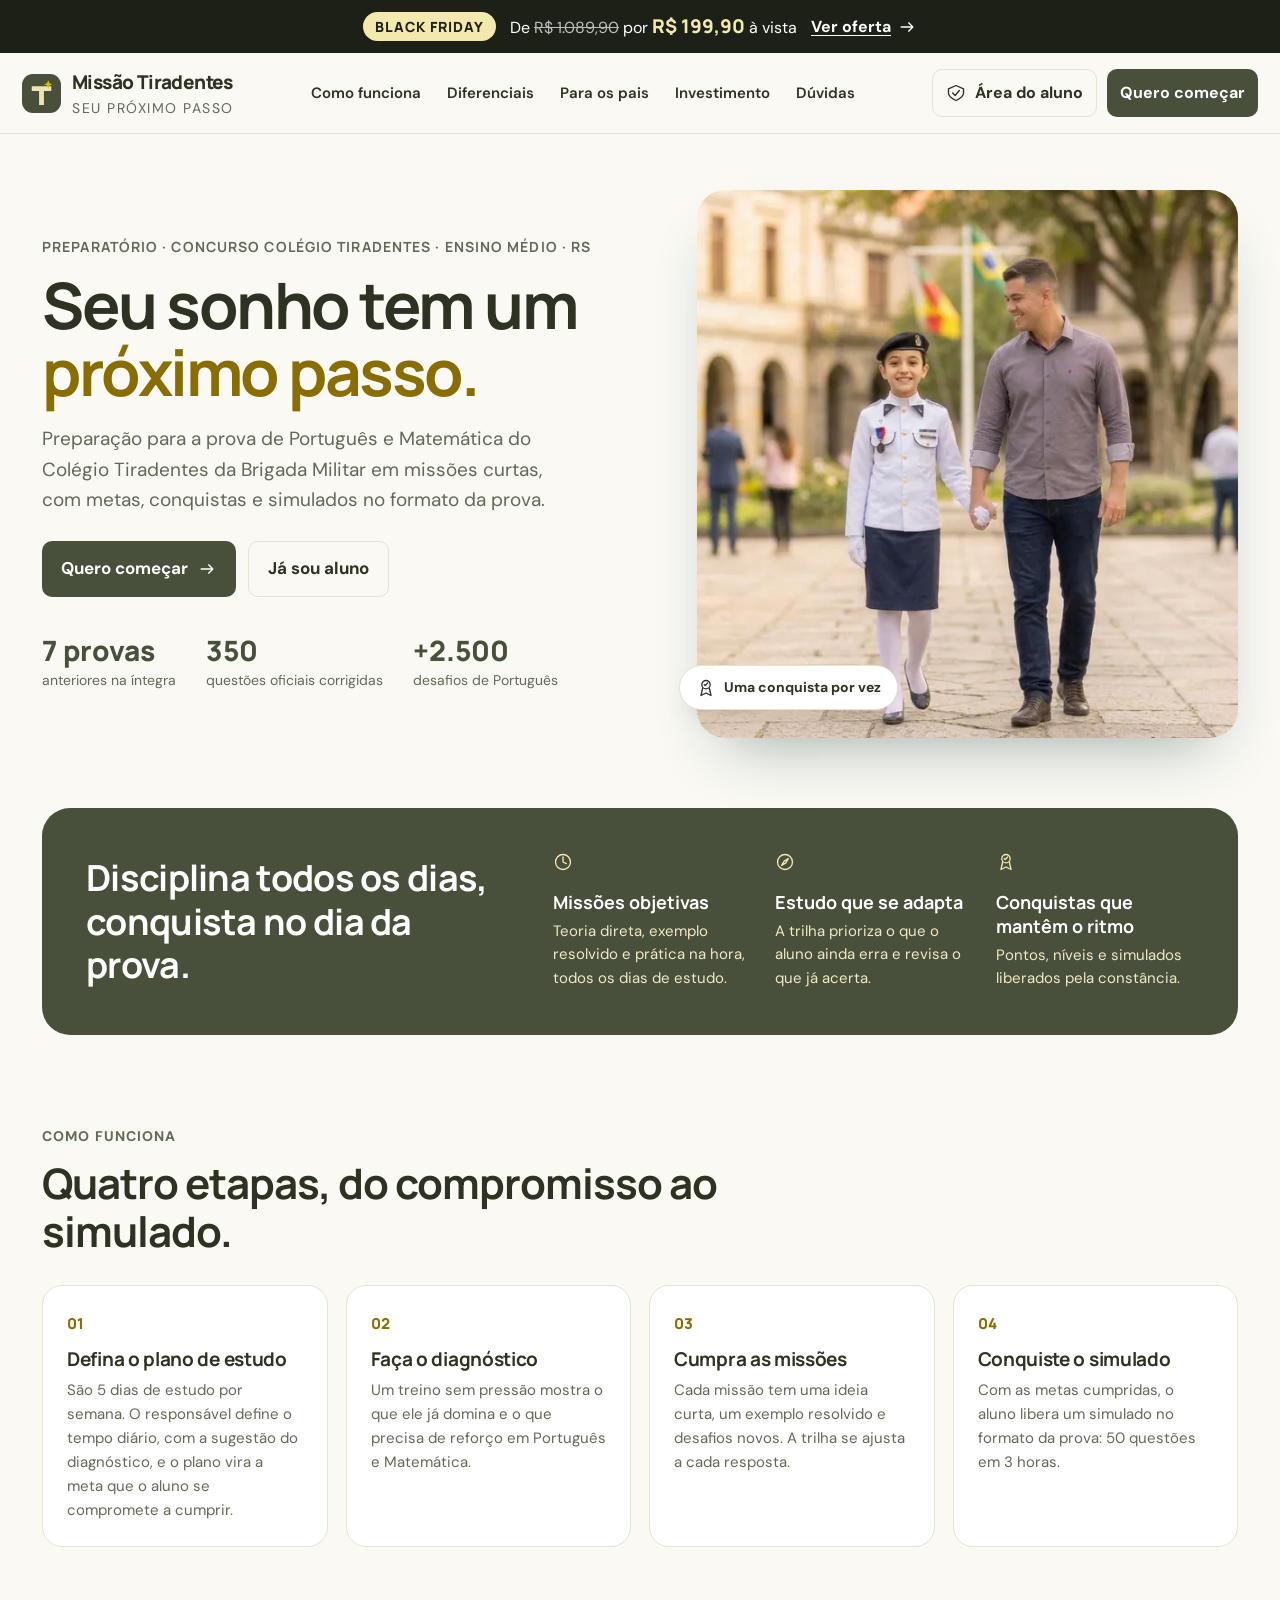
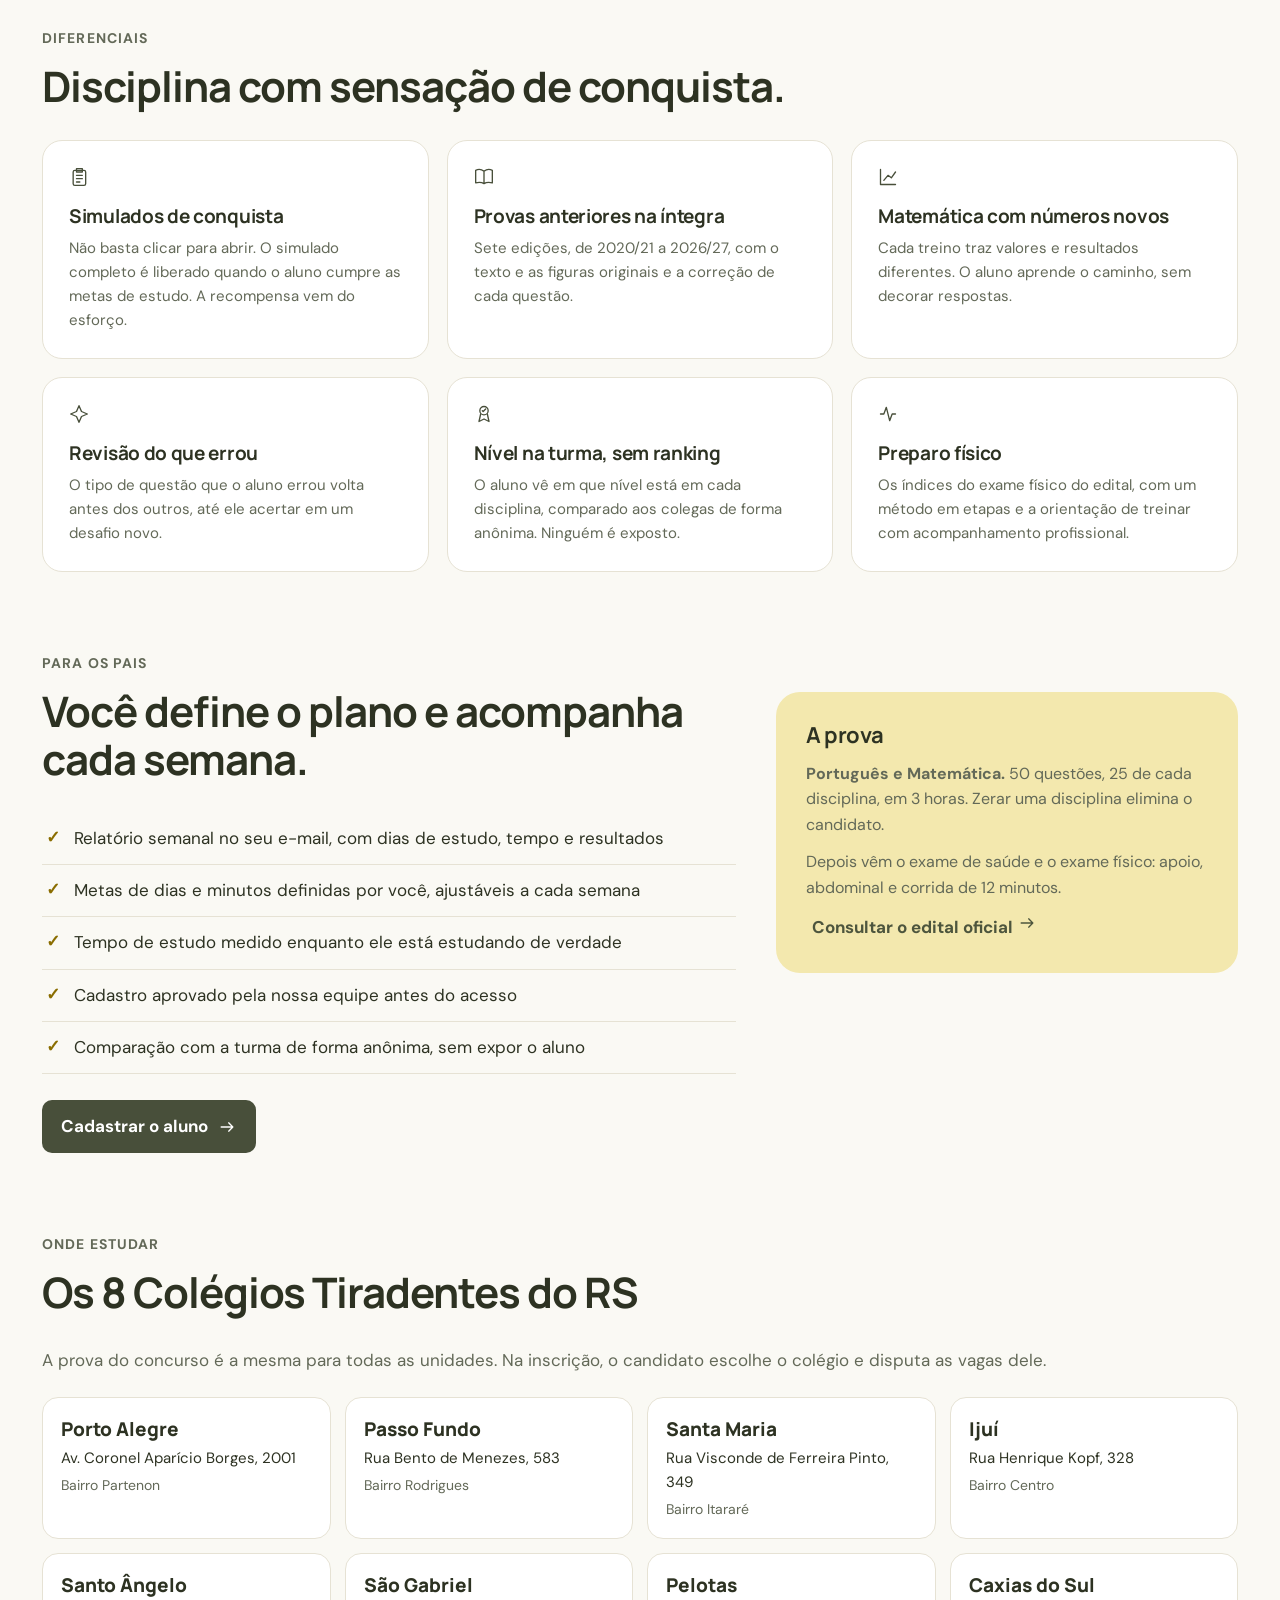
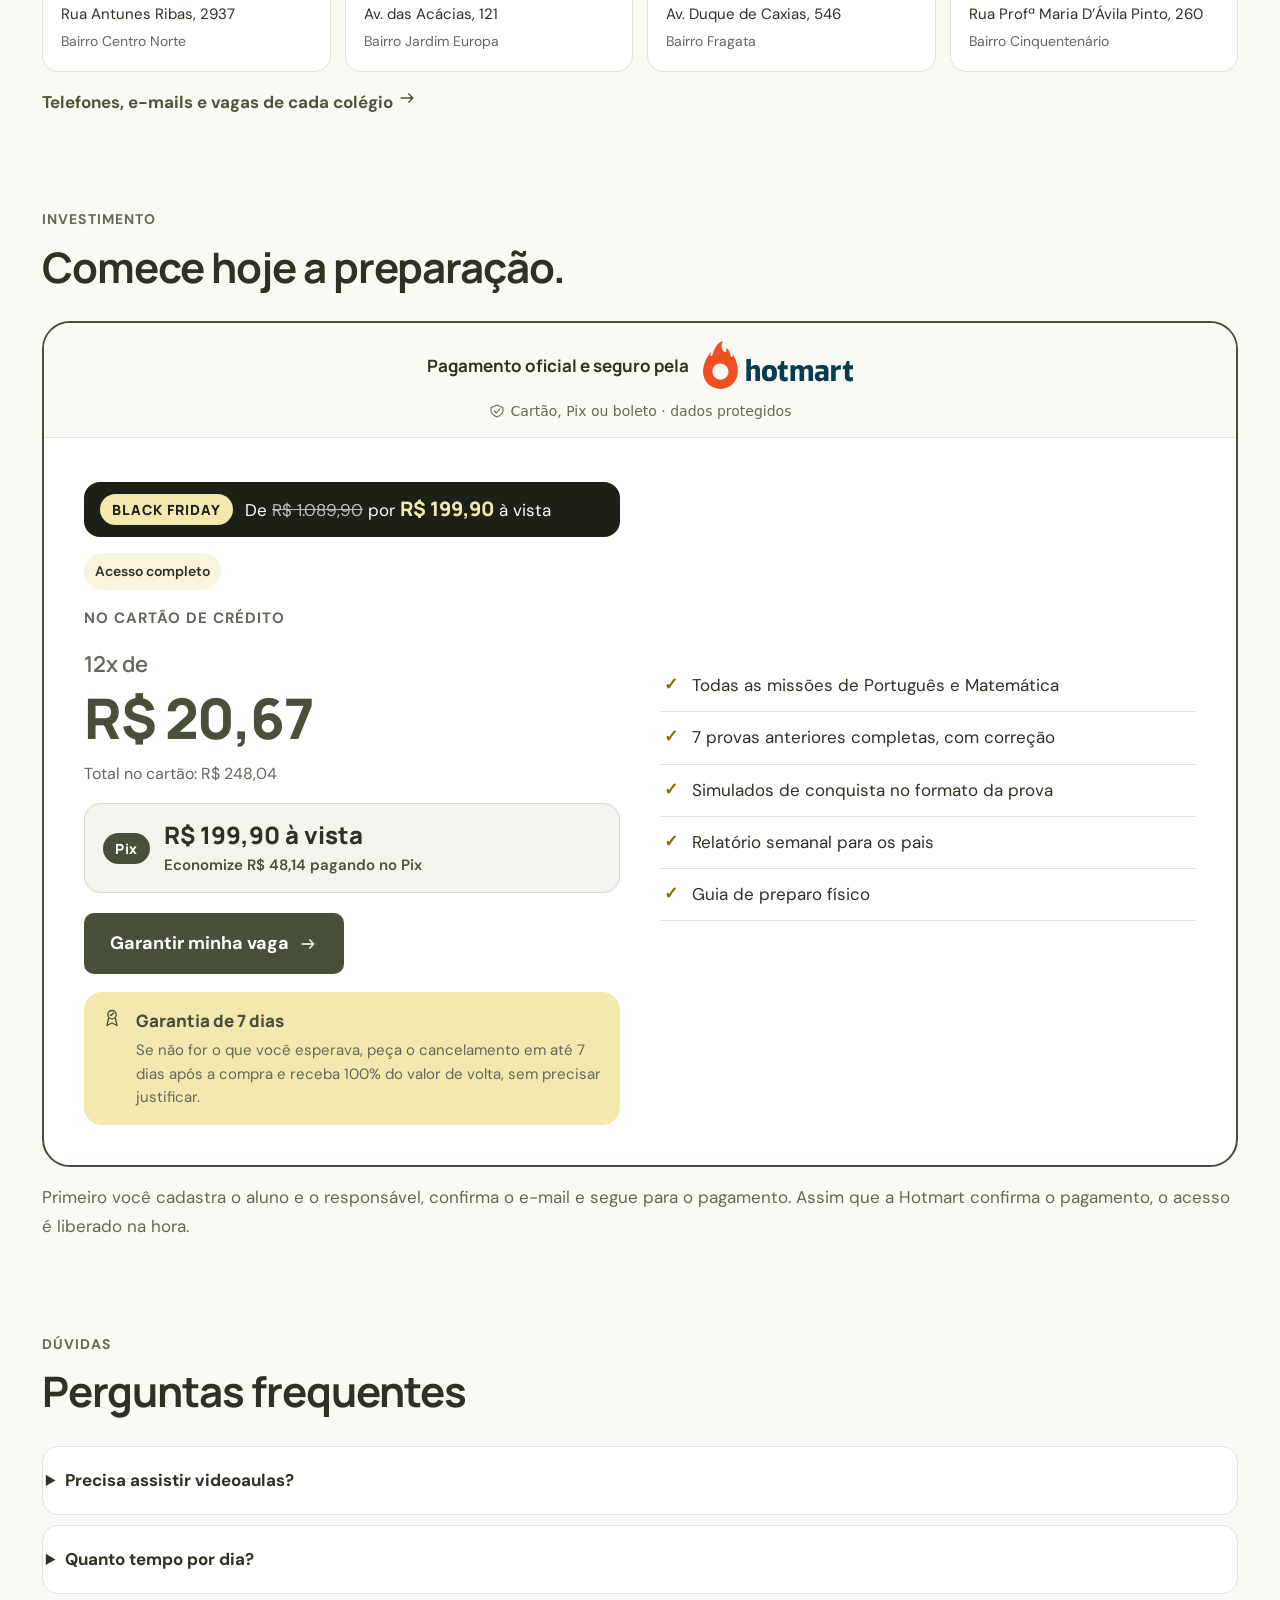
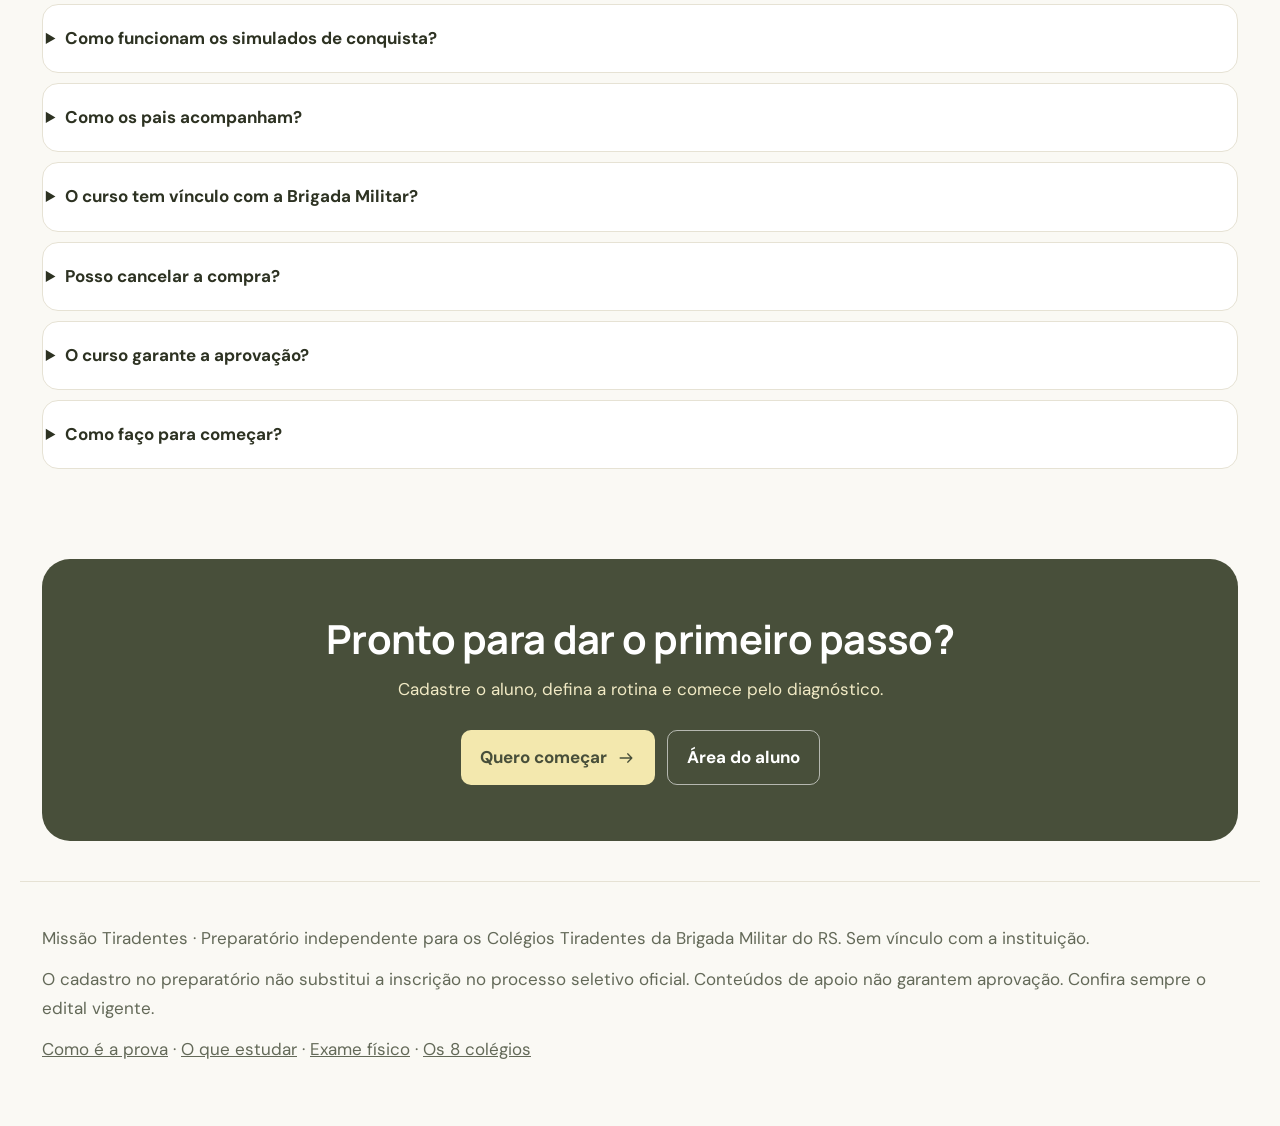
<file: index.html>
<!doctype html><html lang="pt-BR"><head><meta charset="utf-8"><meta name="viewport" content="width=device-width,initial-scale=1">
<script>try{if(sessionStorage.getItem('tiradentes-session'))document.documentElement.className='has-session'}catch(e){}</script>
<title>Preparatório para o Concurso do Colégio Tiradentes (Brigada Militar RS) | Missão Tiradentes</title>
<meta name="description" content="Preparatório online para o concurso do Colégio Tiradentes da Brigada Militar (RS): Português e Matemática em missões curtas, 7 provas anteriores corrigidas e simulados no formato da prova.">
<link rel="canonical" href="https://missaotiradentes.com.br/">
<meta name="robots" content="index,follow,max-image-preview:large">
<meta name="theme-color" content="#484f3a">
<meta property="og:type" content="website"><meta property="og:locale" content="pt_BR"><meta property="og:site_name" content="Missão Tiradentes">
<meta property="og:url" content="https://missaotiradentes.com.br/"><meta property="og:title" content="Preparatório para o Concurso do Colégio Tiradentes (Brigada Militar RS) | Missão Tiradentes"><meta property="og:description" content="Preparatório online para o concurso do Colégio Tiradentes da Brigada Militar (RS): Português e Matemática em missões curtas, 7 provas anteriores corrigidas e simulados no formato da prova.">
<meta property="og:image" content="https://missaotiradentes.com.br/capa.jpg"><meta property="og:image:width" content="1000"><meta property="og:image:height" content="1012"><meta property="og:image:alt" content="Aluna com o uniforme de gala do Colégio Tiradentes caminhando com o pai em frente ao colégio">
<meta name="twitter:card" content="summary_large_image"><meta name="twitter:title" content="Preparatório para o Concurso do Colégio Tiradentes (Brigada Militar RS) | Missão Tiradentes"><meta name="twitter:description" content="Preparatório online para o concurso do Colégio Tiradentes da Brigada Militar (RS): Português e Matemática em missões curtas, 7 provas anteriores corrigidas e simulados no formato da prova."><meta name="twitter:image" content="https://missaotiradentes.com.br/capa.jpg">
<link rel="icon" href="icon.svg" type="image/svg+xml"><link rel="preload" as="image" href="capa-600.webp" imagesrcset="capa-600.webp 600w, capa.webp 1000w" imagesizes="(max-width: 760px) 92vw, 46vw">
<link rel="stylesheet" href="style.css?v=20261122a">
<script type="application/ld+json">{"@context":"https://schema.org","@graph":[{"@type":"Organization","@id":"https://missaotiradentes.com.br/#org","name":"Missão Tiradentes","url":"https://missaotiradentes.com.br/","logo":"https://missaotiradentes.com.br/icon.svg","description":"Preparatório independente para o processo seletivo dos Colégios Tiradentes da Brigada Militar do Rio Grande do Sul."},{"@type":"WebSite","@id":"https://missaotiradentes.com.br/#site","url":"https://missaotiradentes.com.br/","name":"Missão Tiradentes","inLanguage":"pt-BR","publisher":{"@id":"https://missaotiradentes.com.br/#org"}},{"@type":"Course","@id":"https://missaotiradentes.com.br/#curso","name":"Preparatório para o Colégio Tiradentes da Brigada Militar (RS)","description":"Preparatório online para o concurso do Colégio Tiradentes da Brigada Militar (RS): Português e Matemática em missões curtas, 7 provas anteriores corrigidas e simulados no formato da prova.","inLanguage":"pt-BR","provider":{"@id":"https://missaotiradentes.com.br/#org"},"educationalLevel":"Ingresso no Ensino Médio","teaches":["Língua Portuguesa","Matemática"],"image":"https://missaotiradentes.com.br/capa.jpg","offers":{"@type":"Offer","category":"Paid","price":"199.90","priceCurrency":"BRL","url":"https://missaotiradentes.com.br/#lp-preco","availability":"https://schema.org/InStock"},"hasCourseInstance":{"@type":"CourseInstance","courseMode":"Online"}},{"@type":"FAQPage","mainEntity":[{"@type":"Question","name":"Precisa assistir videoaulas?","acceptedAnswer":{"@type":"Answer","text":"Não. O estudo acontece em missões curtas e práticas: explicação objetiva, exemplo resolvido e exercício na hora. O aluno aprende fazendo, no ritmo combinado com a família."}},{"@type":"Question","name":"Quanto tempo por dia?","acceptedAnswer":{"@type":"Answer","text":"O plano tem 5 dias de estudo por semana. O diagnóstico sugere 30, 40 ou 50 minutos por dia, conforme o resultado do aluno, e o responsável confirma ou ajusta. O plano pode mudar a cada semana."}},{"@type":"Question","name":"Como os pais acompanham?","acceptedAnswer":{"@type":"Answer","text":"Toda semana o responsável recebe por e-mail um relatório com as metas, os dias de prática, o tempo de estudo e os resultados das atividades."}},{"@type":"Question","name":"O curso tem vínculo com a Brigada Militar?","acceptedAnswer":{"@type":"Answer","text":"Não. O Missão Tiradentes é um preparatório independente. A inscrição no processo seletivo é feita pelos canais oficiais do Colégio Tiradentes."}},{"@type":"Question","name":"Posso cancelar a compra?","acceptedAnswer":{"@type":"Answer","text":"Sim. Você tem 7 dias de garantia: se não ficar satisfeito, peça o cancelamento pela Hotmart dentro desse prazo e receba 100% do valor de volta."}},{"@type":"Question","name":"O curso garante a aprovação?","acceptedAnswer":{"@type":"Answer","text":"Nenhum curso pode garantir aprovação. O que oferecemos é um método para estudar com regularidade e chegar à prova sabendo onde estão os pontos fortes e as dúvidas."}}]}]}</script>
</head><body><a class="skip" href="#main">Pular para o conteúdo</a><div id="app"><!--lp--><div class="lp"><a class="lp-promo-bar" href="#lp-preco"><strong>Black Friday</strong><span>De <s>R$ 1.089,90</s> por <b>R$ 199,90</b> à vista</span><em>Ver oferta <span class="ico"><svg viewBox="0 0 24 24" fill="none" stroke="currentColor" stroke-width="1.6" stroke-linecap="round" stroke-linejoin="round"><path d="M5 12h14m-5-5 5 5-5 5"/></svg></span></em></a><header class="lp-nav"><a href="#" class="brand" data-action="home"><img src="icon.svg" alt=""><span>Missão Tiradentes<small>Seu próximo passo</small></span></a><nav aria-label="Seções"><a href="#lp-metodo">Como funciona</a><a href="#lp-diferenciais">Diferenciais</a><a href="#lp-pais">Para os pais</a><a href="#lp-preco">Investimento</a><a href="#lp-duvidas">Dúvidas</a></nav><div class="lp-nav-btns"><button class="btn outline small" data-auth="login"><span class="ico"><svg viewBox="0 0 24 24" fill="none" stroke="currentColor" stroke-width="1.6" stroke-linecap="round" stroke-linejoin="round"><path d="M12 3 3 7v5c0 5 9 9 9 9s9-4 9-9V7zM8 12l3 3 5-6"/></svg></span> Área do aluno</button><button class="btn small" data-auth="signup">Quero começar</button></div></header><main id="main"><section class="lp-hero"><div class="lp-hero-text"><h1><span class="eyebrow lp-kicker">Preparatório · Concurso Colégio Tiradentes · Ensino Médio · RS</span>Seu sonho tem um <em>próximo passo.</em></h1><p>Preparação para a prova de Português e Matemática do Colégio Tiradentes da Brigada Militar em missões curtas, com metas, conquistas e simulados no formato da prova.</p><div class="lp-actions"><a class="btn" href="#lp-preco">Quero começar <span class="ico"><svg viewBox="0 0 24 24" fill="none" stroke="currentColor" stroke-width="1.6" stroke-linecap="round" stroke-linejoin="round"><path d="M5 12h14m-5-5 5 5-5 5"/></svg></span></a><button class="btn outline" data-auth="login">Já sou aluno</button></div><ul class="lp-proof"><li><strong>7 provas</strong><span>anteriores na íntegra</span></li><li><strong>350</strong><span>questões oficiais corrigidas</span></li><li><strong>+2.500</strong><span>desafios de Português</span></li></ul></div><figure class="lp-photo"><picture><source type="image/webp" srcset="capa-600.webp 600w, capa.webp 1000w" sizes="(max-width: 760px) 92vw, 46vw"><img src="capa.jpg" width="1000" height="1012" alt="Aluna com o uniforme de gala do Colégio Tiradentes caminhando de mãos dadas com o pai em frente ao colégio" fetchpriority="high"></picture><figcaption><span class="ico"><svg viewBox="0 0 24 24" fill="none" stroke="currentColor" stroke-width="1.6" stroke-linecap="round" stroke-linejoin="round"><circle cx="12" cy="8" r="5"/><path d="m8 12-2 9 6-3 6 3-2-9M10 8l1 1 3-3"/></svg></span> Uma conquista por vez</figcaption></figure></section><section class="lp-band"><div><h2>Disciplina todos os dias, conquista no dia da prova.</h2></div><div class="lp-band-grid"><div><span class="ico"><svg viewBox="0 0 24 24" fill="none" stroke="currentColor" stroke-width="1.6" stroke-linecap="round" stroke-linejoin="round"><circle cx="12" cy="12" r="9"/><path d="M12 6v6l4 2"/></svg></span><strong>Missões objetivas</strong><p>Teoria direta, exemplo resolvido e prática na hora, todos os dias de estudo.</p></div><div><span class="ico"><svg viewBox="0 0 24 24" fill="none" stroke="currentColor" stroke-width="1.6" stroke-linecap="round" stroke-linejoin="round"><circle cx="12" cy="12" r="9"/><path d="m16 8-3 5-5 3 3-5z"/></svg></span><strong>Estudo que se adapta</strong><p>A trilha prioriza o que o aluno ainda erra e revisa o que já acerta.</p></div><div><span class="ico"><svg viewBox="0 0 24 24" fill="none" stroke="currentColor" stroke-width="1.6" stroke-linecap="round" stroke-linejoin="round"><circle cx="12" cy="8" r="5"/><path d="m8 12-2 9 6-3 6 3-2-9M10 8l1 1 3-3"/></svg></span><strong>Conquistas que mantêm o ritmo</strong><p>Pontos, níveis e simulados liberados pela constância.</p></div></div></section><section id="lp-metodo" class="lp-section"><div class="eyebrow">Como funciona</div><h2>Quatro etapas, do compromisso ao simulado.</h2><ol class="lp-steps"><li><span>01</span><h3>Defina o plano de estudo</h3><p>São 5 dias de estudo por semana. O responsável define o tempo diário, com a sugestão do diagnóstico, e o plano vira a meta que o aluno se compromete a cumprir.</p></li><li><span>02</span><h3>Faça o diagnóstico</h3><p>Um treino sem pressão mostra o que ele já domina e o que precisa de reforço em Português e Matemática.</p></li><li><span>03</span><h3>Cumpra as missões</h3><p>Cada missão tem uma ideia curta, um exemplo resolvido e desafios novos. A trilha se ajusta a cada resposta.</p></li><li><span>04</span><h3>Conquiste o simulado</h3><p>Com as metas cumpridas, o aluno libera um simulado no formato da prova: 50 questões em 3 horas.</p></li></ol></section><section id="lp-diferenciais" class="lp-section"><div class="eyebrow">Diferenciais</div><h2>Disciplina com sensação de conquista.</h2><div class="lp-grid"><article class="lp-card"><span class="ico"><svg viewBox="0 0 24 24" fill="none" stroke="currentColor" stroke-width="1.6" stroke-linecap="round" stroke-linejoin="round"><rect x="5" y="4" width="15" height="18" rx="2"/><path d="M9 2h7v4H9zM9 10h7M9 14h7M9 18h4"/></svg></span><h3>Simulados de conquista</h3><p>Não basta clicar para abrir. O simulado completo é liberado quando o aluno cumpre as metas de estudo. A recompensa vem do esforço.</p></article><article class="lp-card"><span class="ico"><svg viewBox="0 0 24 24" fill="none" stroke="currentColor" stroke-width="1.6" stroke-linecap="round" stroke-linejoin="round"><path d="M12 5C8 2 4 3 2 4v15c4-1 7-1 10 1 3-2 6-2 10-1V4c-2-1-6-2-10 1zM12 5v15"/></svg></span><h3>Provas anteriores na íntegra</h3><p>Sete edições, de 2020/21 a 2026/27, com o texto e as figuras originais e a correção de cada questão.</p></article><article class="lp-card"><span class="ico"><svg viewBox="0 0 24 24" fill="none" stroke="currentColor" stroke-width="1.6" stroke-linecap="round" stroke-linejoin="round"><path d="M3 3v18h18M7 16l5-6 4 3 5-7"/></svg></span><h3>Matemática com números novos</h3><p>Cada treino traz valores e resultados diferentes. O aluno aprende o caminho, sem decorar respostas.</p></article><article class="lp-card"><span class="ico"><svg viewBox="0 0 24 24" fill="none" stroke="currentColor" stroke-width="1.6" stroke-linecap="round" stroke-linejoin="round"><path d="m12 2 3 7 7 3-7 3-3 7-3-7-7-3 7-3z"/></svg></span><h3>Revisão do que errou</h3><p>O tipo de questão que o aluno errou volta antes dos outros, até ele acertar em um desafio novo.</p></article><article class="lp-card"><span class="ico"><svg viewBox="0 0 24 24" fill="none" stroke="currentColor" stroke-width="1.6" stroke-linecap="round" stroke-linejoin="round"><circle cx="12" cy="8" r="5"/><path d="m8 12-2 9 6-3 6 3-2-9M10 8l1 1 3-3"/></svg></span><h3>Nível na turma, sem ranking</h3><p>O aluno vê em que nível está em cada disciplina, comparado aos colegas de forma anônima. Ninguém é exposto.</p></article><article class="lp-card"><span class="ico"><svg viewBox="0 0 24 24" fill="none" stroke="currentColor" stroke-width="1.6" stroke-linecap="round" stroke-linejoin="round"><path d="M3 12h4l3-8 4 16 3-8h4"/></svg></span><h3>Preparo físico</h3><p>Os índices do exame físico do edital, com um método em etapas e a orientação de treinar com acompanhamento profissional.</p></article></div></section><section id="lp-pais" class="lp-section lp-parents"><div><div class="eyebrow">Para os pais</div><h2>Você define o plano e acompanha cada semana.</h2><ul class="lp-list"><li>Relatório semanal no seu e-mail, com dias de estudo, tempo e resultados</li><li>Metas de dias e minutos definidas por você, ajustáveis a cada semana</li><li>Tempo de estudo medido enquanto ele está estudando de verdade</li><li>Cadastro aprovado pela nossa equipe antes do acesso</li><li>Comparação com a turma de forma anônima, sem expor o aluno</li></ul><button class="btn" data-auth="signup">Cadastrar o aluno <span class="ico"><svg viewBox="0 0 24 24" fill="none" stroke="currentColor" stroke-width="1.6" stroke-linecap="round" stroke-linejoin="round"><path d="M5 12h14m-5-5 5 5-5 5"/></svg></span></button></div><aside class="lp-exam"><h3>A prova</h3><p><strong>Português e Matemática.</strong> 50 questões, 25 de cada disciplina, em 3 horas. Zerar uma disciplina elimina o candidato.</p><p>Depois vêm o exame de saúde e o exame físico: apoio, abdominal e corrida de 12 minutos.</p><button class="link" data-action="public-guide">Consultar o edital oficial <span class="ico"><svg viewBox="0 0 24 24" fill="none" stroke="currentColor" stroke-width="1.6" stroke-linecap="round" stroke-linejoin="round"><path d="M5 12h14m-5-5 5 5-5 5"/></svg></span></button></aside></section><section id="lp-colegios" class="lp-section"><div class="eyebrow">Onde estudar</div><h2>Os 8 Colégios Tiradentes do RS</h2><p>A prova do concurso é a mesma para todas as unidades. Na inscrição, o candidato escolhe o colégio e disputa as vagas dele.</p><div class="lp-ct-grid"><a class="lp-ct" href="colegios-tiradentes-rs.html#porto-alegre"><strong>Porto Alegre</strong><span>Av. Coronel Aparício Borges, 2001</span><small>Bairro Partenon</small></a><a class="lp-ct" href="colegios-tiradentes-rs.html#passo-fundo"><strong>Passo Fundo</strong><span>Rua Bento de Menezes, 583</span><small>Bairro Rodrigues</small></a><a class="lp-ct" href="colegios-tiradentes-rs.html#santa-maria"><strong>Santa Maria</strong><span>Rua Visconde de Ferreira Pinto, 349</span><small>Bairro Itararé</small></a><a class="lp-ct" href="colegios-tiradentes-rs.html#ijuí"><strong>Ijuí</strong><span>Rua Henrique Kopf, 328</span><small>Bairro Centro</small></a><a class="lp-ct" href="colegios-tiradentes-rs.html#santo-ângelo"><strong>Santo Ângelo</strong><span>Rua Antunes Ribas, 2937</span><small>Bairro Centro Norte</small></a><a class="lp-ct" href="colegios-tiradentes-rs.html#são-gabriel"><strong>São Gabriel</strong><span>Av. das Acácias, 121</span><small>Bairro Jardim Europa</small></a><a class="lp-ct" href="colegios-tiradentes-rs.html#pelotas"><strong>Pelotas</strong><span>Av. Duque de Caxias, 546</span><small>Bairro Fragata</small></a><a class="lp-ct" href="colegios-tiradentes-rs.html#caxias-do-sul"><strong>Caxias do Sul</strong><span>Rua Profª Maria D’Ávila Pinto, 260</span><small>Bairro Cinquentenário</small></a></div><p><a class="link" href="colegios-tiradentes-rs.html">Telefones, e-mails e vagas de cada colégio <span class="ico"><svg viewBox="0 0 24 24" fill="none" stroke="currentColor" stroke-width="1.6" stroke-linecap="round" stroke-linejoin="round"><path d="M5 12h14m-5-5 5 5-5 5"/></svg></span></a></p></section><section id="lp-preco" class="lp-section lp-offer"><div class="eyebrow">Investimento</div><h2>Comece hoje a preparação.</h2><div class="lp-offer-card"><div class="lp-hotmart"><span>Pagamento oficial e seguro pela</span><img src="hotmart-logo.svg" width="148" height="48" alt="Hotmart"><small><span class="ico"><svg viewBox="0 0 24 24" fill="none" stroke="currentColor" stroke-width="1.6" stroke-linecap="round" stroke-linejoin="round"><path d="M12 3 3 7v5c0 5 9 9 9 9s9-4 9-9V7zM8 12l3 3 5-6"/></svg></span>Cartão, Pix ou boleto · dados protegidos</small></div><div><div class="lp-promo"><span class="lp-promo-tag">Black Friday</span><p>De <s>R$ 1.089,90</s> por <strong>R$ 199,90</strong> à vista</p></div><span class="pill">Acesso completo</span><p class="lp-offer-kicker">no cartão de crédito</p><p class="lp-offer-installments">12x de <strong>R$ 20,67</strong></p><p class="lp-offer-total">Total no cartão: R$ 248,04</p><div class="lp-offer-pix"><span class="lp-pix-tag">Pix</span><div><strong>R$ 199,90 à vista</strong><span>Economize R$ 48,14 pagando no Pix</span></div></div><button class="btn lp-offer-btn" data-auth="signup">Garantir minha vaga <span class="ico"><svg viewBox="0 0 24 24" fill="none" stroke="currentColor" stroke-width="1.6" stroke-linecap="round" stroke-linejoin="round"><path d="M5 12h14m-5-5 5 5-5 5"/></svg></span></button><div class="lp-guarantee"><span class="ico"><svg viewBox="0 0 24 24" fill="none" stroke="currentColor" stroke-width="1.6" stroke-linecap="round" stroke-linejoin="round"><circle cx="12" cy="8" r="5"/><path d="m8 12-2 9 6-3 6 3-2-9M10 8l1 1 3-3"/></svg></span><div><strong>Garantia de 7 dias</strong><p>Se não for o que você esperava, peça o cancelamento em até 7 dias após a compra e receba 100% do valor de volta, sem precisar justificar.</p></div></div></div><ul class="lp-list"><li>Todas as missões de Português e Matemática</li><li>7 provas anteriores completas, com correção</li><li>Simulados de conquista no formato da prova</li><li>Relatório semanal para os pais</li><li>Guia de preparo físico</li></ul></div><p class="muted">Primeiro você cadastra o aluno e o responsável, confirma o e-mail e segue para o pagamento. Assim que a Hotmart confirma o pagamento, o acesso é liberado na hora.</p></section><section id="lp-duvidas" class="lp-section"><div class="eyebrow">Dúvidas</div><h2>Perguntas frequentes</h2><div class="lp-faq"><details><summary>Precisa assistir videoaulas?</summary><p>Não. O estudo acontece em missões curtas e práticas: explicação objetiva, exemplo resolvido e exercício na hora. O aluno aprende fazendo, no ritmo combinado com a família.</p></details><details><summary>Quanto tempo por dia?</summary><p>O plano tem 5 dias de estudo por semana. O diagnóstico sugere 30, 40 ou 50 minutos por dia, conforme o resultado do aluno, e o responsável confirma ou ajusta. O plano pode mudar a cada semana.</p></details><details><summary>Como funcionam os simulados de conquista?</summary><p>O primeiro é liberado depois do diagnóstico, de cinco aulas praticadas e dos dias de estudo do compromisso. Os seguintes pedem nova constância e uma semana de intervalo. Cada simulado tem 25 questões de Português e 25 de Matemática, inéditas para o aluno, em até 3 horas.</p></details><details><summary>Como os pais acompanham?</summary><p>Toda semana o responsável recebe por e-mail um relatório com as metas, os dias de prática, o tempo de estudo e os resultados das atividades.</p></details><details><summary>O curso tem vínculo com a Brigada Militar?</summary><p>Não. O Missão Tiradentes é um preparatório independente. A inscrição no processo seletivo é feita pelos canais oficiais do Colégio Tiradentes.</p></details><details><summary>Posso cancelar a compra?</summary><p>Sim. Você tem 7 dias de garantia: se não ficar satisfeito, peça o cancelamento pela Hotmart dentro desse prazo e receba 100% do valor de volta.</p></details><details><summary>O curso garante a aprovação?</summary><p>Nenhum curso pode garantir aprovação. O que oferecemos é um método para estudar com regularidade e chegar à prova sabendo onde estão os pontos fortes e as dúvidas.</p></details><details><summary>Como faço para começar?</summary><p>Clique em "Quero começar" e preencha os dados do aluno e do responsável. Depois de confirmar o e-mail do responsável, você segue para o pagamento na Hotmart. Com o pagamento confirmado, o acesso é liberado na hora.</p></details></div></section><section class="lp-final"><h2>Pronto para dar o primeiro passo?</h2><p>Cadastre o aluno, defina a rotina e comece pelo diagnóstico.</p><div class="lp-actions"><a class="btn light" href="#lp-preco">Quero começar <span class="ico"><svg viewBox="0 0 24 24" fill="none" stroke="currentColor" stroke-width="1.6" stroke-linecap="round" stroke-linejoin="round"><path d="M5 12h14m-5-5 5 5-5 5"/></svg></span></a><button class="btn outline light-outline" data-auth="login">Área do aluno</button></div></section></main><footer class="lp-footer"><p>Missão Tiradentes · Preparatório independente para os Colégios Tiradentes da Brigada Militar do RS. Sem vínculo com a instituição.</p><p>O cadastro no preparatório não substitui a inscrição no processo seletivo oficial. Conteúdos de apoio não garantem aprovação. Confira sempre o edital vigente.</p><p class="lp-links"><a href="prova-colegio-tiradentes.html">Como é a prova</a> · <a href="conteudo-prova-colegio-tiradentes.html">O que estudar</a> · <a href="exame-fisico-colegio-tiradentes.html">Exame físico</a> · <a href="colegios-tiradentes-rs.html">Os 8 colégios</a></p></footer></div><!--/lp--></div><div id="toast" role="status" aria-live="polite"></div><dialog id="modal"></dialog><script src="config.js?v=20261122a"></script><script src="analytics.js?v=20261122a" defer></script><script src="app.js?v=20261122a" defer></script></body></html>
</file>
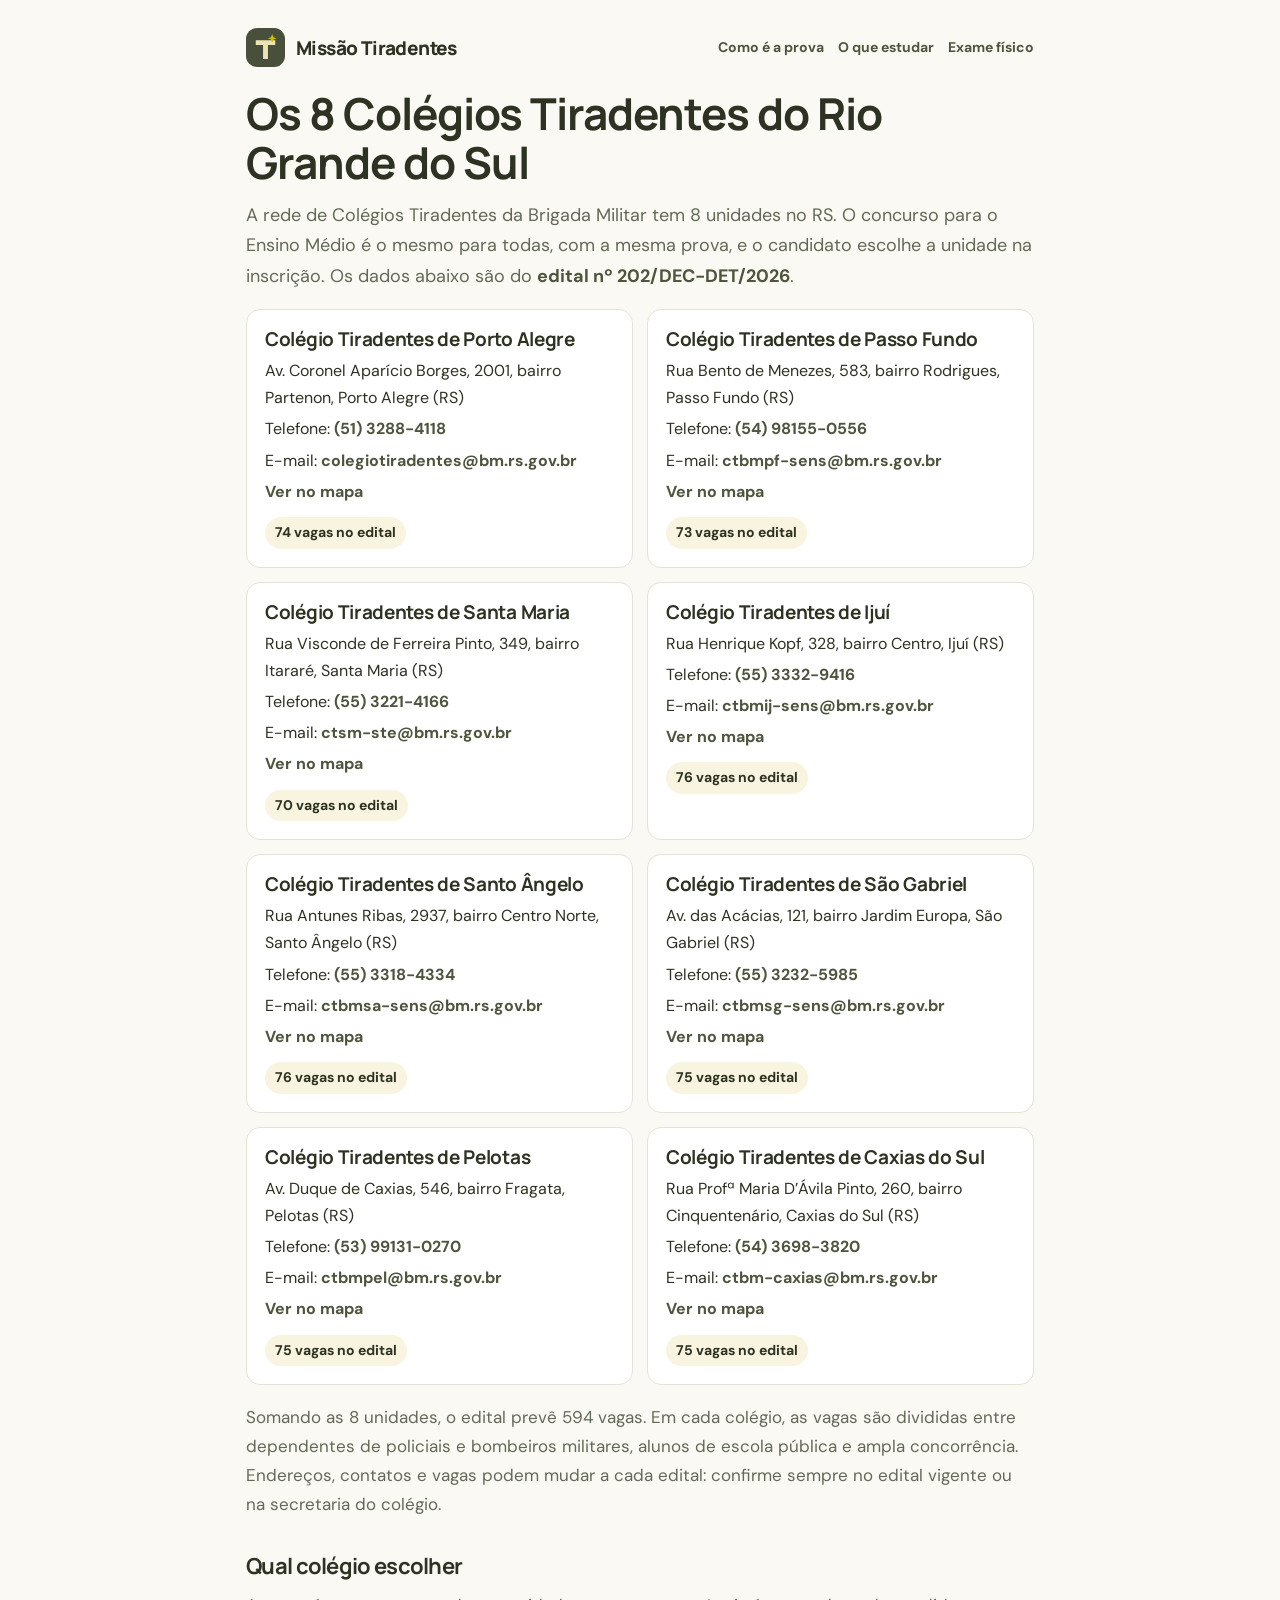
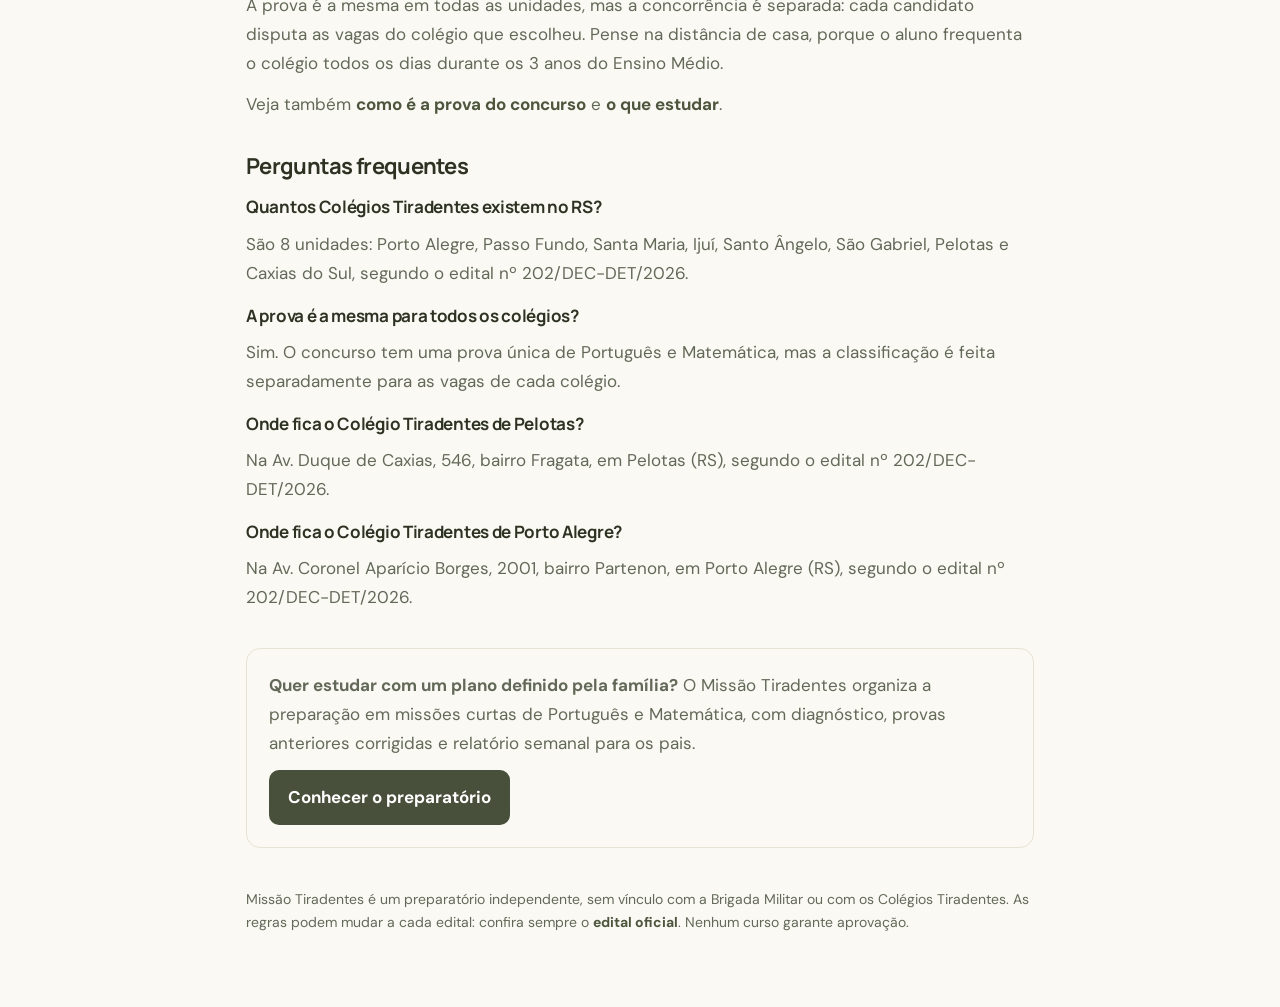
<file: colegios-tiradentes-rs.html>
<!doctype html><html lang="pt-BR"><head><meta charset="utf-8"><meta name="viewport" content="width=device-width,initial-scale=1">
<title>Colégios Tiradentes do RS: endereços, telefones e vagas das 8 unidades | Missão Tiradentes</title>
<meta name="description" content="Endereço, telefone, e-mail e número de vagas dos 8 Colégios Tiradentes da Brigada Militar do RS: Porto Alegre, Passo Fundo, Santa Maria, Ijuí, Santo Ângelo, São Gabriel, Pelotas e Caxias do Sul.">
<link rel="canonical" href="https://missaotiradentes.com.br/colegios-tiradentes-rs.html"><meta name="robots" content="index,follow">
<meta property="og:type" content="article"><meta property="og:locale" content="pt_BR"><meta property="og:site_name" content="Missão Tiradentes">
<meta property="og:title" content="Os 8 Colégios Tiradentes do Rio Grande do Sul"><meta property="og:description" content="Endereço, telefone, e-mail e número de vagas dos 8 Colégios Tiradentes da Brigada Militar do RS: Porto Alegre, Passo Fundo, Santa Maria, Ijuí, Santo Ângelo, São Gabriel, Pelotas e Caxias do Sul."><meta property="og:url" content="https://missaotiradentes.com.br/colegios-tiradentes-rs.html">
<meta property="og:image" content="https://missaotiradentes.com.br/capa.jpg"><meta name="twitter:card" content="summary_large_image">
<meta name="theme-color" content="#484f3a"><link rel="icon" href="icon.svg" type="image/svg+xml"><link rel="stylesheet" href="style.css?v=20261121c">
<style>.content{max-width:820px;margin:0 auto;padding:28px 16px 60px;line-height:1.7}
.content h1{font-size:clamp(30px,4.4vw,44px);line-height:1.12;letter-spacing:-1px;margin:22px 0 12px}
.content h2{font-size:22px;margin:34px 0 8px}.content h3{font-size:17px;margin:18px 0 4px}
.content ul,.content ol{padding-left:22px}.content li{margin:4px 0}
.content .lead{font-size:18px;color:var(--muted)}
.content .topnav{display:flex;flex-wrap:wrap;gap:8px 16px;align-items:center;justify-content:space-between}
.content .topnav nav{display:flex;flex-wrap:wrap;gap:6px 14px;font-size:14px}
.content .cta{margin:36px 0 10px;padding:22px;border:1px solid var(--line);border-radius:14px}
.content .cta p{margin:0 0 12px}.content .foot{margin-top:40px;font-size:14px;color:var(--muted)}
.content table{width:100%}
.ct-grid{display:grid;grid-template-columns:repeat(auto-fill,minmax(min(100%,320px),1fr));gap:14px;margin:18px 0}
.ct-card{border:1px solid var(--line);border-radius:14px;padding:18px;background:#fff}
.ct-card h3{margin:0 0 6px;font-size:19px}.ct-card p{margin:4px 0;font-size:16px;color:var(--ink)}
.ct-card .ct-vagas{display:inline-block;margin-top:8px;font-size:14px;font-weight:700;background:#f8f4e0;padding:4px 10px;border-radius:999px}
.ct-card a{overflow-wrap:anywhere}</style>
<script type="application/ld+json">{"@context": "https://schema.org", "@graph": [{"@type": "Article", "headline": "Os 8 Colégios Tiradentes do Rio Grande do Sul", "description": "Endereço, telefone, e-mail e número de vagas dos 8 Colégios Tiradentes da Brigada Militar do RS: Porto Alegre, Passo Fundo, Santa Maria, Ijuí, Santo Ângelo, São Gabriel, Pelotas e Caxias do Sul.", "inLanguage": "pt-BR", "mainEntityOfPage": "https://missaotiradentes.com.br/colegios-tiradentes-rs.html", "publisher": {"@type": "Organization", "name": "Missão Tiradentes", "url": "https://missaotiradentes.com.br/"}}, {"@type": "BreadcrumbList", "itemListElement": [{"@type": "ListItem", "position": 1, "name": "Missão Tiradentes", "item": "https://missaotiradentes.com.br/"}, {"@type": "ListItem", "position": 2, "name": "Os 8 Colégios Tiradentes do Rio Grande do Sul", "item": "https://missaotiradentes.com.br/colegios-tiradentes-rs.html"}]}, {"@type": "FAQPage", "mainEntity": [{"@type": "Question", "name": "Quantos Colégios Tiradentes existem no RS?", "acceptedAnswer": {"@type": "Answer", "text": "São 8 unidades: Porto Alegre, Passo Fundo, Santa Maria, Ijuí, Santo Ângelo, São Gabriel, Pelotas e Caxias do Sul, segundo o edital nº 202/DEC-DET/2026."}}, {"@type": "Question", "name": "A prova é a mesma para todos os colégios?", "acceptedAnswer": {"@type": "Answer", "text": "Sim. O concurso tem uma prova única de Português e Matemática, mas a classificação é feita separadamente para as vagas de cada colégio."}}, {"@type": "Question", "name": "Onde fica o Colégio Tiradentes de Pelotas?", "acceptedAnswer": {"@type": "Answer", "text": "Na Av. Duque de Caxias, 546, bairro Fragata, em Pelotas (RS), segundo o edital nº 202/DEC-DET/2026."}}, {"@type": "Question", "name": "Onde fica o Colégio Tiradentes de Porto Alegre?", "acceptedAnswer": {"@type": "Answer", "text": "Na Av. Coronel Aparício Borges, 2001, bairro Partenon, em Porto Alegre (RS), segundo o edital nº 202/DEC-DET/2026."}}]}]}</script>
<script src="config.js?v=20261121c"></script><script src="analytics.js?v=20261121c" defer></script>
</head><body><main class="content" id="main">
<div class="topnav"><a href="./" class="brand"><img src="icon.svg" alt="" width="34" height="34"><span>Missão Tiradentes</span></a><nav><a class="link" href="prova-colegio-tiradentes.html">Como é a prova</a><a class="link" href="conteudo-prova-colegio-tiradentes.html">O que estudar</a><a class="link" href="exame-fisico-colegio-tiradentes.html">Exame físico</a></nav></div>
<h1>Os 8 Colégios Tiradentes do Rio Grande do Sul</h1>
<p class="lead">A rede de Colégios Tiradentes da Brigada Militar tem 8 unidades no RS. O concurso para o Ensino Médio é o mesmo para todas, com a mesma prova, e o candidato escolhe a unidade na inscrição. Os dados abaixo são do <a class="link" href="https://www.brigadamilitar.rs.gov.br/upload/arquivos/202608/24130956-edital-202-dec-det-2026-colegio-tiradentes-2027.pdf" target="_blank" rel="noopener">edital nº 202/DEC-DET/2026</a>.</p>
<div class="ct-grid"><article class="ct-card" id="porto-alegre"><h3>Colégio Tiradentes de Porto Alegre</h3><p>Av. Coronel Aparício Borges, 2001, bairro Partenon, Porto Alegre (RS)</p><p>Telefone: <a class="link" href="tel:+555132884118">(51) 3288-4118</a></p><p>E-mail: <a class="link" href="mailto:colegiotiradentes@bm.rs.gov.br">colegiotiradentes@bm.rs.gov.br</a></p><p><a class="link" href="https://www.google.com/maps/search/?api=1&query=Col%C3%A9gio%20Tiradentes%20Av.%20Coronel%20Apar%C3%ADcio%20Borges%2C%202001%2C%20Partenon%2C%20Porto%20Alegre%2C%20RS" target="_blank" rel="noopener">Ver no mapa</a></p><span class="ct-vagas">74 vagas no edital</span></article><article class="ct-card" id="passo-fundo"><h3>Colégio Tiradentes de Passo Fundo</h3><p>Rua Bento de Menezes, 583, bairro Rodrigues, Passo Fundo (RS)</p><p>Telefone: <a class="link" href="tel:+5554981550556">(54) 98155-0556</a></p><p>E-mail: <a class="link" href="mailto:ctbmpf-sens@bm.rs.gov.br">ctbmpf-sens@bm.rs.gov.br</a></p><p><a class="link" href="https://www.google.com/maps/search/?api=1&query=Col%C3%A9gio%20Tiradentes%20Rua%20Bento%20de%20Menezes%2C%20583%2C%20Rodrigues%2C%20Passo%20Fundo%2C%20RS" target="_blank" rel="noopener">Ver no mapa</a></p><span class="ct-vagas">73 vagas no edital</span></article><article class="ct-card" id="santa-maria"><h3>Colégio Tiradentes de Santa Maria</h3><p>Rua Visconde de Ferreira Pinto, 349, bairro Itararé, Santa Maria (RS)</p><p>Telefone: <a class="link" href="tel:+555532214166">(55) 3221-4166</a></p><p>E-mail: <a class="link" href="mailto:ctsm-ste@bm.rs.gov.br">ctsm-ste@bm.rs.gov.br</a></p><p><a class="link" href="https://www.google.com/maps/search/?api=1&query=Col%C3%A9gio%20Tiradentes%20Rua%20Visconde%20de%20Ferreira%20Pinto%2C%20349%2C%20Itarar%C3%A9%2C%20Santa%20Maria%2C%20RS" target="_blank" rel="noopener">Ver no mapa</a></p><span class="ct-vagas">70 vagas no edital</span></article><article class="ct-card" id="ijuí"><h3>Colégio Tiradentes de Ijuí</h3><p>Rua Henrique Kopf, 328, bairro Centro, Ijuí (RS)</p><p>Telefone: <a class="link" href="tel:+555533329416">(55) 3332-9416</a></p><p>E-mail: <a class="link" href="mailto:ctbmij-sens@bm.rs.gov.br">ctbmij-sens@bm.rs.gov.br</a></p><p><a class="link" href="https://www.google.com/maps/search/?api=1&query=Col%C3%A9gio%20Tiradentes%20Rua%20Henrique%20Kopf%2C%20328%2C%20Centro%2C%20Iju%C3%AD%2C%20RS" target="_blank" rel="noopener">Ver no mapa</a></p><span class="ct-vagas">76 vagas no edital</span></article><article class="ct-card" id="santo-ângelo"><h3>Colégio Tiradentes de Santo Ângelo</h3><p>Rua Antunes Ribas, 2937, bairro Centro Norte, Santo Ângelo (RS)</p><p>Telefone: <a class="link" href="tel:+555533184334">(55) 3318-4334</a></p><p>E-mail: <a class="link" href="mailto:ctbmsa-sens@bm.rs.gov.br">ctbmsa-sens@bm.rs.gov.br</a></p><p><a class="link" href="https://www.google.com/maps/search/?api=1&query=Col%C3%A9gio%20Tiradentes%20Rua%20Antunes%20Ribas%2C%202937%2C%20Centro%20Norte%2C%20Santo%20%C3%82ngelo%2C%20RS" target="_blank" rel="noopener">Ver no mapa</a></p><span class="ct-vagas">76 vagas no edital</span></article><article class="ct-card" id="são-gabriel"><h3>Colégio Tiradentes de São Gabriel</h3><p>Av. das Acácias, 121, bairro Jardim Europa, São Gabriel (RS)</p><p>Telefone: <a class="link" href="tel:+555532325985">(55) 3232-5985</a></p><p>E-mail: <a class="link" href="mailto:ctbmsg-sens@bm.rs.gov.br">ctbmsg-sens@bm.rs.gov.br</a></p><p><a class="link" href="https://www.google.com/maps/search/?api=1&query=Col%C3%A9gio%20Tiradentes%20Av.%20das%20Ac%C3%A1cias%2C%20121%2C%20Jardim%20Europa%2C%20S%C3%A3o%20Gabriel%2C%20RS" target="_blank" rel="noopener">Ver no mapa</a></p><span class="ct-vagas">75 vagas no edital</span></article><article class="ct-card" id="pelotas"><h3>Colégio Tiradentes de Pelotas</h3><p>Av. Duque de Caxias, 546, bairro Fragata, Pelotas (RS)</p><p>Telefone: <a class="link" href="tel:+5553991310270">(53) 99131-0270</a></p><p>E-mail: <a class="link" href="mailto:ctbmpel@bm.rs.gov.br">ctbmpel@bm.rs.gov.br</a></p><p><a class="link" href="https://www.google.com/maps/search/?api=1&query=Col%C3%A9gio%20Tiradentes%20Av.%20Duque%20de%20Caxias%2C%20546%2C%20Fragata%2C%20Pelotas%2C%20RS" target="_blank" rel="noopener">Ver no mapa</a></p><span class="ct-vagas">75 vagas no edital</span></article><article class="ct-card" id="caxias-do-sul"><h3>Colégio Tiradentes de Caxias do Sul</h3><p>Rua Profª Maria D’Ávila Pinto, 260, bairro Cinquentenário, Caxias do Sul (RS)</p><p>Telefone: <a class="link" href="tel:+555436983820">(54) 3698-3820</a></p><p>E-mail: <a class="link" href="mailto:ctbm-caxias@bm.rs.gov.br">ctbm-caxias@bm.rs.gov.br</a></p><p><a class="link" href="https://www.google.com/maps/search/?api=1&query=Col%C3%A9gio%20Tiradentes%20Rua%20Prof%C2%AA%20Maria%20D%E2%80%99%C3%81vila%20Pinto%2C%20260%2C%20Cinquenten%C3%A1rio%2C%20Caxias%20do%20Sul%2C%20RS" target="_blank" rel="noopener">Ver no mapa</a></p><span class="ct-vagas">75 vagas no edital</span></article></div>
<p>Somando as 8 unidades, o edital prevê 594 vagas. Em cada colégio, as vagas são divididas entre dependentes de policiais e bombeiros militares, alunos de escola pública e ampla concorrência. Endereços, contatos e vagas podem mudar a cada edital: confirme sempre no edital vigente ou na secretaria do colégio.</p>
<h2>Qual colégio escolher</h2>
<p>A prova é a mesma em todas as unidades, mas a concorrência é separada: cada candidato disputa as vagas do colégio que escolheu. Pense na distância de casa, porque o aluno frequenta o colégio todos os dias durante os 3 anos do Ensino Médio.</p>
<p>Veja também <a class="link" href="prova-colegio-tiradentes.html">como é a prova do concurso</a> e <a class="link" href="conteudo-prova-colegio-tiradentes.html">o que estudar</a>.</p><h2>Perguntas frequentes</h2><h3>Quantos Colégios Tiradentes existem no RS?</h3><p>São 8 unidades: Porto Alegre, Passo Fundo, Santa Maria, Ijuí, Santo Ângelo, São Gabriel, Pelotas e Caxias do Sul, segundo o edital nº 202/DEC-DET/2026.</p><h3>A prova é a mesma para todos os colégios?</h3><p>Sim. O concurso tem uma prova única de Português e Matemática, mas a classificação é feita separadamente para as vagas de cada colégio.</p><h3>Onde fica o Colégio Tiradentes de Pelotas?</h3><p>Na Av. Duque de Caxias, 546, bairro Fragata, em Pelotas (RS), segundo o edital nº 202/DEC-DET/2026.</p><h3>Onde fica o Colégio Tiradentes de Porto Alegre?</h3><p>Na Av. Coronel Aparício Borges, 2001, bairro Partenon, em Porto Alegre (RS), segundo o edital nº 202/DEC-DET/2026.</p>
<div class="cta"><p><b>Quer estudar com um plano definido pela família?</b> O Missão Tiradentes organiza a preparação em missões curtas de Português e Matemática, com diagnóstico, provas anteriores corrigidas e relatório semanal para os pais.</p><a class="btn" href="./#lp-preco">Conhecer o preparatório</a></div>
<p class="foot">Missão Tiradentes é um preparatório independente, sem vínculo com a Brigada Militar ou com os Colégios Tiradentes. As regras podem mudar a cada edital: confira sempre o <a class="link" href="https://www.brigadamilitar.rs.gov.br/upload/arquivos/202608/24130956-edital-202-dec-det-2026-colegio-tiradentes-2027.pdf" target="_blank" rel="noopener">edital oficial</a>. Nenhum curso garante aprovação.</p>
</main></body></html>
</file>
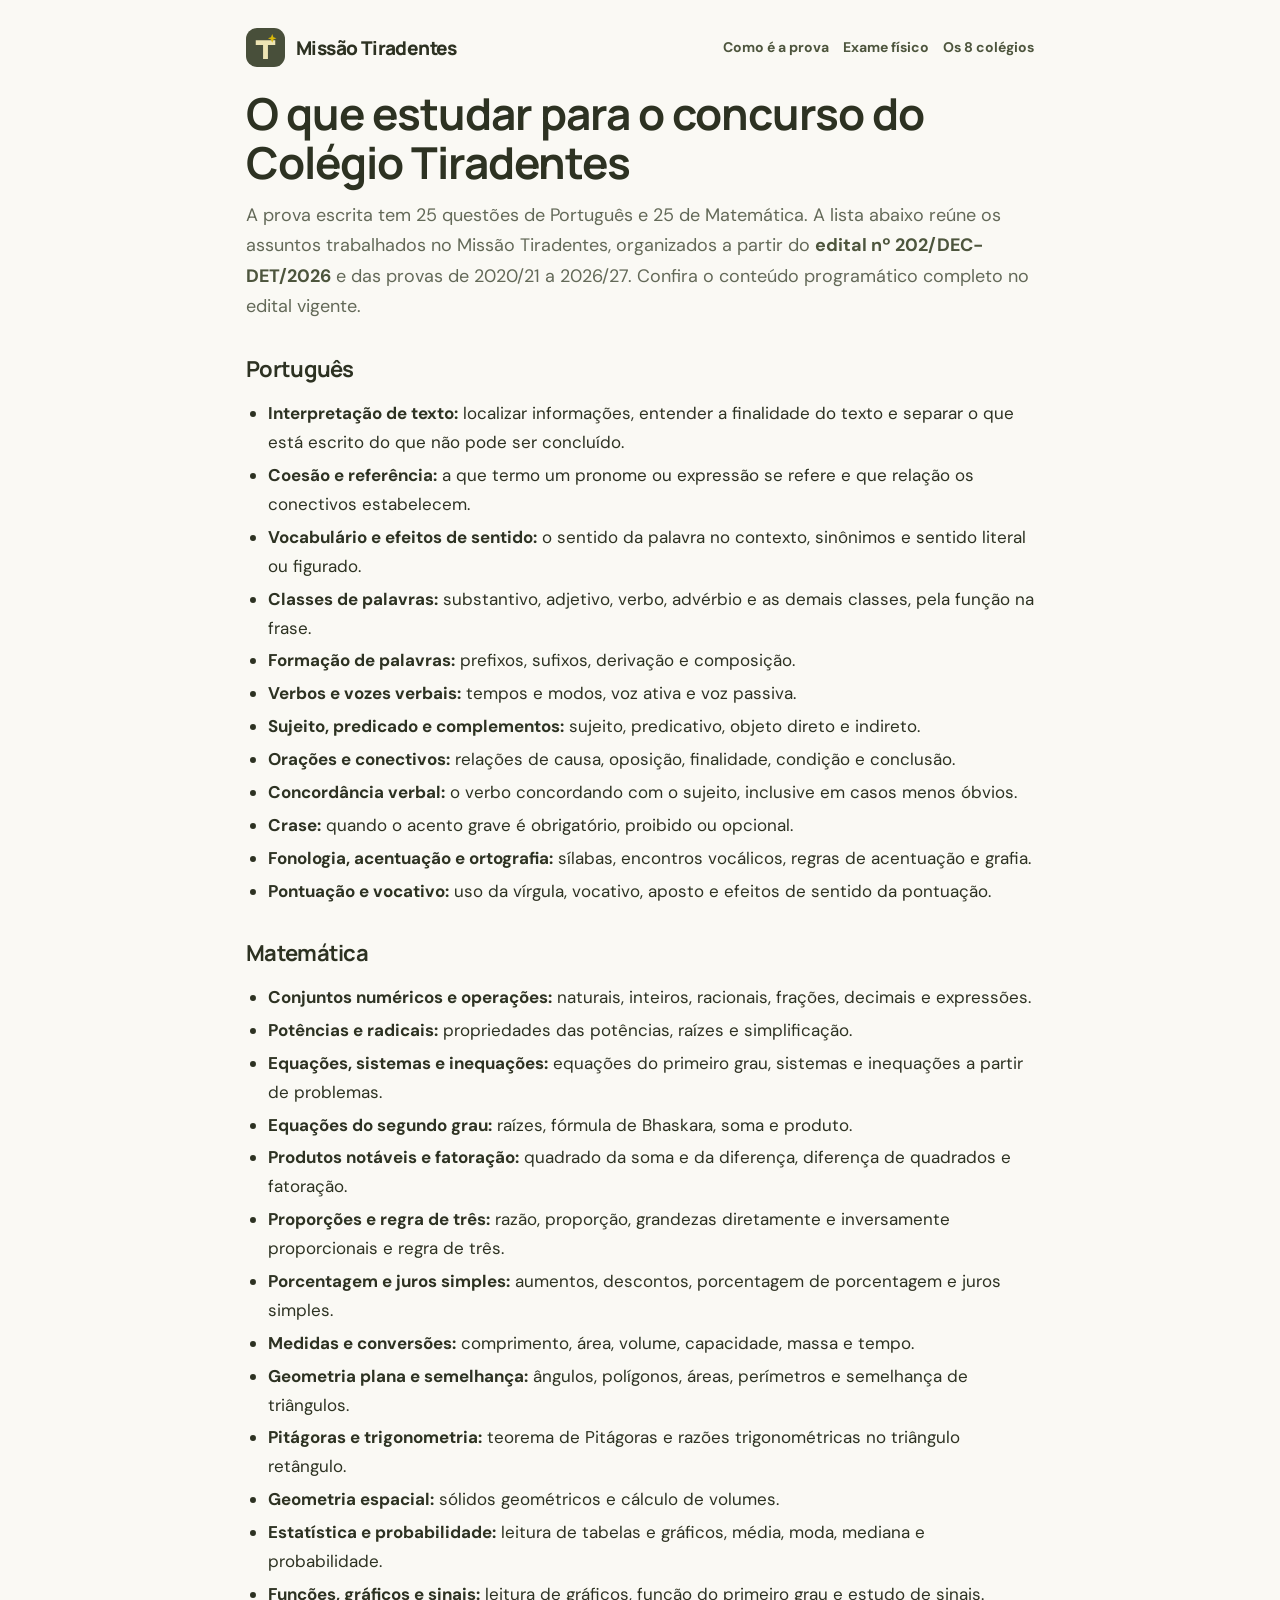
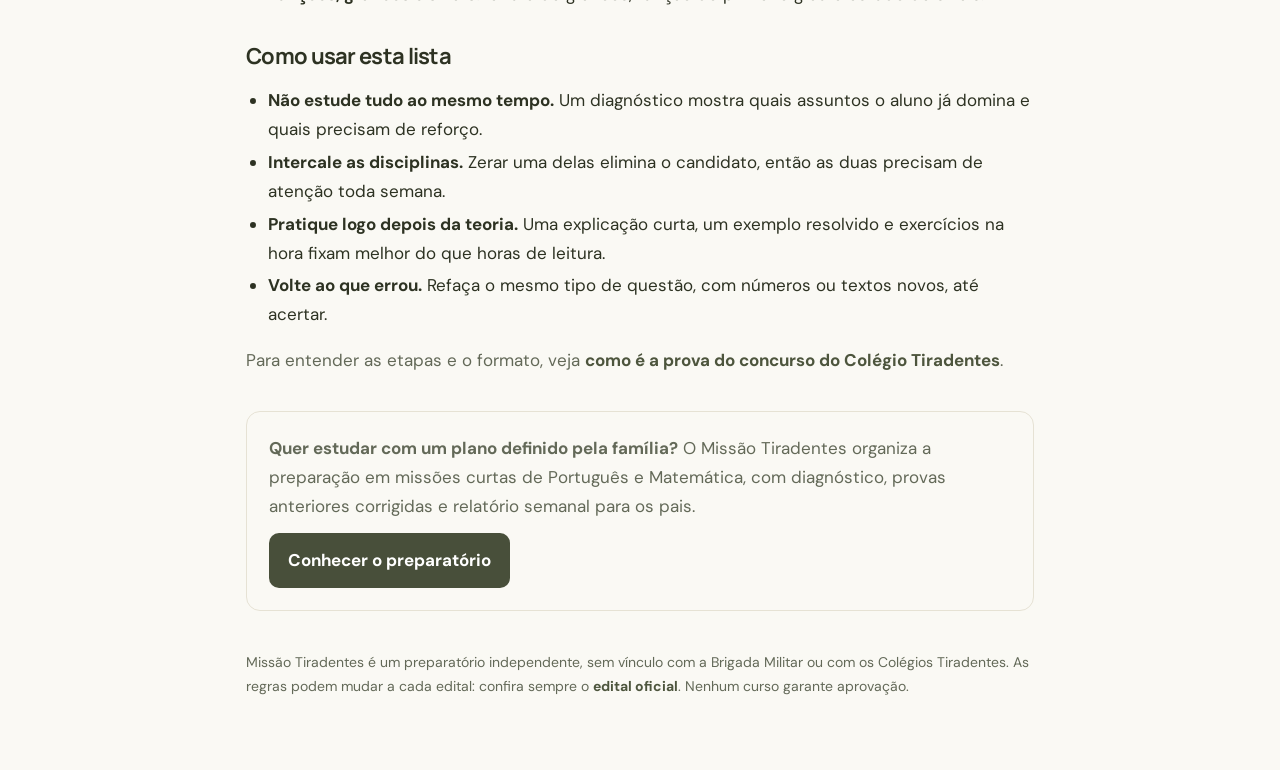
<file: conteudo-prova-colegio-tiradentes.html>
<!doctype html><html lang="pt-BR"><head><meta charset="utf-8"><meta name="viewport" content="width=device-width,initial-scale=1">
<title>O que estudar para o concurso do Colégio Tiradentes: Português e Matemática | Missão Tiradentes</title>
<meta name="description" content="Lista de assuntos de Português e Matemática para o concurso do Colégio Tiradentes, prova de ingresso no Ensino Médio dos Colégios Tiradentes da Brigada Militar do RS, com dicas de como estudar.">
<link rel="canonical" href="https://missaotiradentes.com.br/conteudo-prova-colegio-tiradentes.html"><meta name="robots" content="index,follow">
<meta property="og:type" content="article"><meta property="og:locale" content="pt_BR"><meta property="og:site_name" content="Missão Tiradentes">
<meta property="og:title" content="O que estudar para o concurso do Colégio Tiradentes"><meta property="og:description" content="Lista de assuntos de Português e Matemática para o concurso do Colégio Tiradentes, prova de ingresso no Ensino Médio dos Colégios Tiradentes da Brigada Militar do RS, com dicas de como estudar."><meta property="og:url" content="https://missaotiradentes.com.br/conteudo-prova-colegio-tiradentes.html">
<meta property="og:image" content="https://missaotiradentes.com.br/capa.jpg"><meta name="twitter:card" content="summary_large_image">
<meta name="theme-color" content="#484f3a"><link rel="icon" href="icon.svg" type="image/svg+xml"><link rel="stylesheet" href="style.css?v=20261121c">
<style>.content{max-width:820px;margin:0 auto;padding:28px 16px 60px;line-height:1.7}
.content h1{font-size:clamp(30px,4.4vw,44px);line-height:1.12;letter-spacing:-1px;margin:22px 0 12px}
.content h2{font-size:22px;margin:34px 0 8px}.content h3{font-size:17px;margin:18px 0 4px}
.content ul,.content ol{padding-left:22px}.content li{margin:4px 0}
.content .lead{font-size:18px;color:var(--muted)}
.content .topnav{display:flex;flex-wrap:wrap;gap:8px 16px;align-items:center;justify-content:space-between}
.content .topnav nav{display:flex;flex-wrap:wrap;gap:6px 14px;font-size:14px}
.content .cta{margin:36px 0 10px;padding:22px;border:1px solid var(--line);border-radius:14px}
.content .cta p{margin:0 0 12px}.content .foot{margin-top:40px;font-size:14px;color:var(--muted)}
.content table{width:100%}
.ct-grid{display:grid;grid-template-columns:repeat(auto-fill,minmax(min(100%,320px),1fr));gap:14px;margin:18px 0}
.ct-card{border:1px solid var(--line);border-radius:14px;padding:18px;background:#fff}
.ct-card h3{margin:0 0 6px;font-size:19px}.ct-card p{margin:4px 0;font-size:16px;color:var(--ink)}
.ct-card .ct-vagas{display:inline-block;margin-top:8px;font-size:14px;font-weight:700;background:#f8f4e0;padding:4px 10px;border-radius:999px}
.ct-card a{overflow-wrap:anywhere}</style>
<script type="application/ld+json">{"@context": "https://schema.org", "@graph": [{"@type": "Article", "headline": "O que estudar para o concurso do Colégio Tiradentes", "description": "Lista de assuntos de Português e Matemática para o concurso do Colégio Tiradentes, prova de ingresso no Ensino Médio dos Colégios Tiradentes da Brigada Militar do RS, com dicas de como estudar.", "inLanguage": "pt-BR", "mainEntityOfPage": "https://missaotiradentes.com.br/conteudo-prova-colegio-tiradentes.html", "publisher": {"@type": "Organization", "name": "Missão Tiradentes", "url": "https://missaotiradentes.com.br/"}}, {"@type": "BreadcrumbList", "itemListElement": [{"@type": "ListItem", "position": 1, "name": "Missão Tiradentes", "item": "https://missaotiradentes.com.br/"}, {"@type": "ListItem", "position": 2, "name": "O que estudar para o concurso do Colégio Tiradentes", "item": "https://missaotiradentes.com.br/conteudo-prova-colegio-tiradentes.html"}]}]}</script>
<script src="config.js?v=20261121c"></script><script src="analytics.js?v=20261121c" defer></script>
</head><body><main class="content" id="main">
<div class="topnav"><a href="./" class="brand"><img src="icon.svg" alt="" width="34" height="34"><span>Missão Tiradentes</span></a><nav><a class="link" href="prova-colegio-tiradentes.html">Como é a prova</a><a class="link" href="exame-fisico-colegio-tiradentes.html">Exame físico</a><a class="link" href="colegios-tiradentes-rs.html">Os 8 colégios</a></nav></div>
<h1>O que estudar para o concurso do Colégio Tiradentes</h1>
<p class="lead">A prova escrita tem 25 questões de Português e 25 de Matemática. A lista abaixo reúne os assuntos trabalhados no Missão Tiradentes, organizados a partir do <a class="link" href="https://www.brigadamilitar.rs.gov.br/upload/arquivos/202608/24130956-edital-202-dec-det-2026-colegio-tiradentes-2027.pdf" target="_blank" rel="noopener">edital nº 202/DEC-DET/2026</a> e das provas de 2020/21 a 2026/27. Confira o conteúdo programático completo no edital vigente.</p>
<h2>Português</h2><ul><li><b>Interpretação de texto:</b> localizar informações, entender a finalidade do texto e separar o que está escrito do que não pode ser concluído.</li><li><b>Coesão e referência:</b> a que termo um pronome ou expressão se refere e que relação os conectivos estabelecem.</li><li><b>Vocabulário e efeitos de sentido:</b> o sentido da palavra no contexto, sinônimos e sentido literal ou figurado.</li><li><b>Classes de palavras:</b> substantivo, adjetivo, verbo, advérbio e as demais classes, pela função na frase.</li><li><b>Formação de palavras:</b> prefixos, sufixos, derivação e composição.</li><li><b>Verbos e vozes verbais:</b> tempos e modos, voz ativa e voz passiva.</li><li><b>Sujeito, predicado e complementos:</b> sujeito, predicativo, objeto direto e indireto.</li><li><b>Orações e conectivos:</b> relações de causa, oposição, finalidade, condição e conclusão.</li><li><b>Concordância verbal:</b> o verbo concordando com o sujeito, inclusive em casos menos óbvios.</li><li><b>Crase:</b> quando o acento grave é obrigatório, proibido ou opcional.</li><li><b>Fonologia, acentuação e ortografia:</b> sílabas, encontros vocálicos, regras de acentuação e grafia.</li><li><b>Pontuação e vocativo:</b> uso da vírgula, vocativo, aposto e efeitos de sentido da pontuação.</li></ul><h2>Matemática</h2><ul><li><b>Conjuntos numéricos e operações:</b> naturais, inteiros, racionais, frações, decimais e expressões.</li><li><b>Potências e radicais:</b> propriedades das potências, raízes e simplificação.</li><li><b>Equações, sistemas e inequações:</b> equações do primeiro grau, sistemas e inequações a partir de problemas.</li><li><b>Equações do segundo grau:</b> raízes, fórmula de Bhaskara, soma e produto.</li><li><b>Produtos notáveis e fatoração:</b> quadrado da soma e da diferença, diferença de quadrados e fatoração.</li><li><b>Proporções e regra de três:</b> razão, proporção, grandezas diretamente e inversamente proporcionais e regra de três.</li><li><b>Porcentagem e juros simples:</b> aumentos, descontos, porcentagem de porcentagem e juros simples.</li><li><b>Medidas e conversões:</b> comprimento, área, volume, capacidade, massa e tempo.</li><li><b>Geometria plana e semelhança:</b> ângulos, polígonos, áreas, perímetros e semelhança de triângulos.</li><li><b>Pitágoras e trigonometria:</b> teorema de Pitágoras e razões trigonométricas no triângulo retângulo.</li><li><b>Geometria espacial:</b> sólidos geométricos e cálculo de volumes.</li><li><b>Estatística e probabilidade:</b> leitura de tabelas e gráficos, média, moda, mediana e probabilidade.</li><li><b>Funções, gráficos e sinais:</b> leitura de gráficos, função do primeiro grau e estudo de sinais.</li></ul><h2>Como usar esta lista</h2>
<ul>
<li><b>Não estude tudo ao mesmo tempo.</b> Um diagnóstico mostra quais assuntos o aluno já domina e quais precisam de reforço.</li>
<li><b>Intercale as disciplinas.</b> Zerar uma delas elimina o candidato, então as duas precisam de atenção toda semana.</li>
<li><b>Pratique logo depois da teoria.</b> Uma explicação curta, um exemplo resolvido e exercícios na hora fixam melhor do que horas de leitura.</li>
<li><b>Volte ao que errou.</b> Refaça o mesmo tipo de questão, com números ou textos novos, até acertar.</li>
</ul>
<p>Para entender as etapas e o formato, veja <a class="link" href="prova-colegio-tiradentes.html">como é a prova do concurso do Colégio Tiradentes</a>.</p>
<div class="cta"><p><b>Quer estudar com um plano definido pela família?</b> O Missão Tiradentes organiza a preparação em missões curtas de Português e Matemática, com diagnóstico, provas anteriores corrigidas e relatório semanal para os pais.</p><a class="btn" href="./#lp-preco">Conhecer o preparatório</a></div>
<p class="foot">Missão Tiradentes é um preparatório independente, sem vínculo com a Brigada Militar ou com os Colégios Tiradentes. As regras podem mudar a cada edital: confira sempre o <a class="link" href="https://www.brigadamilitar.rs.gov.br/upload/arquivos/202608/24130956-edital-202-dec-det-2026-colegio-tiradentes-2027.pdf" target="_blank" rel="noopener">edital oficial</a>. Nenhum curso garante aprovação.</p>
</main></body></html>
</file>
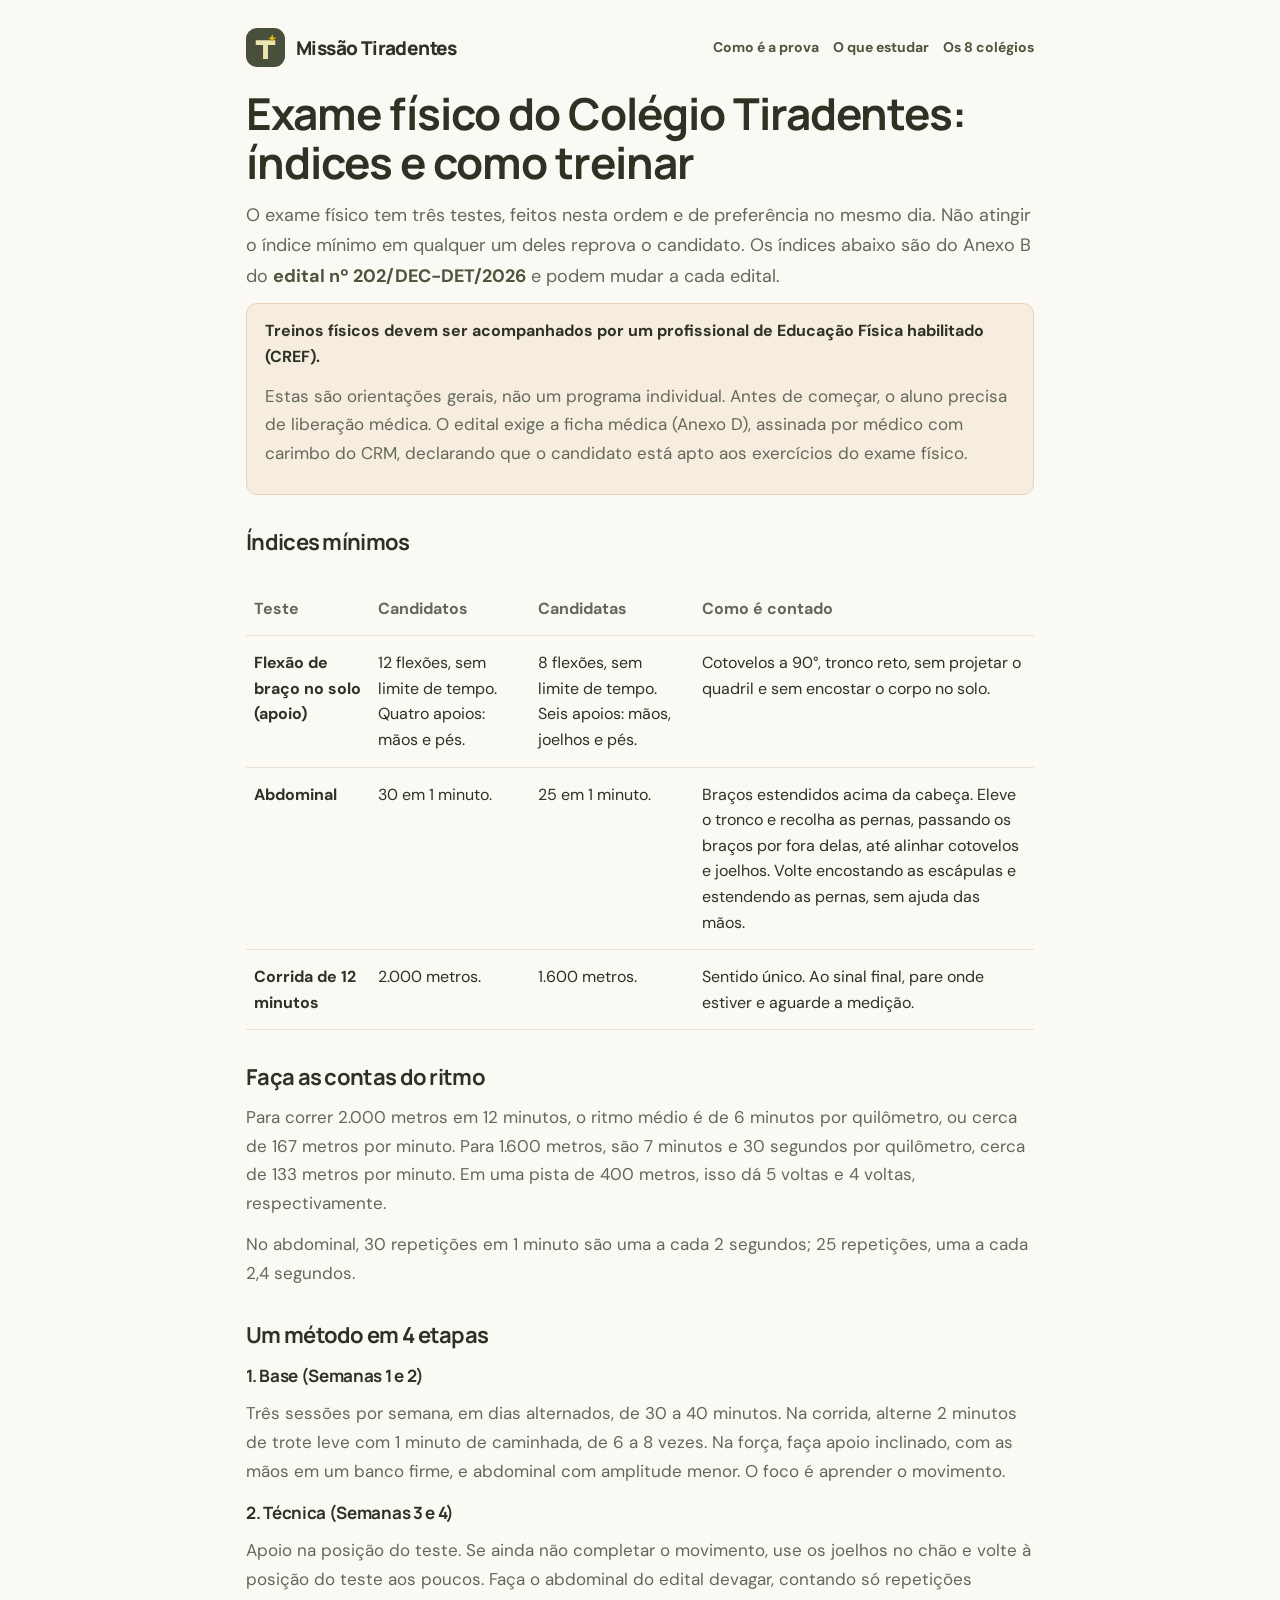
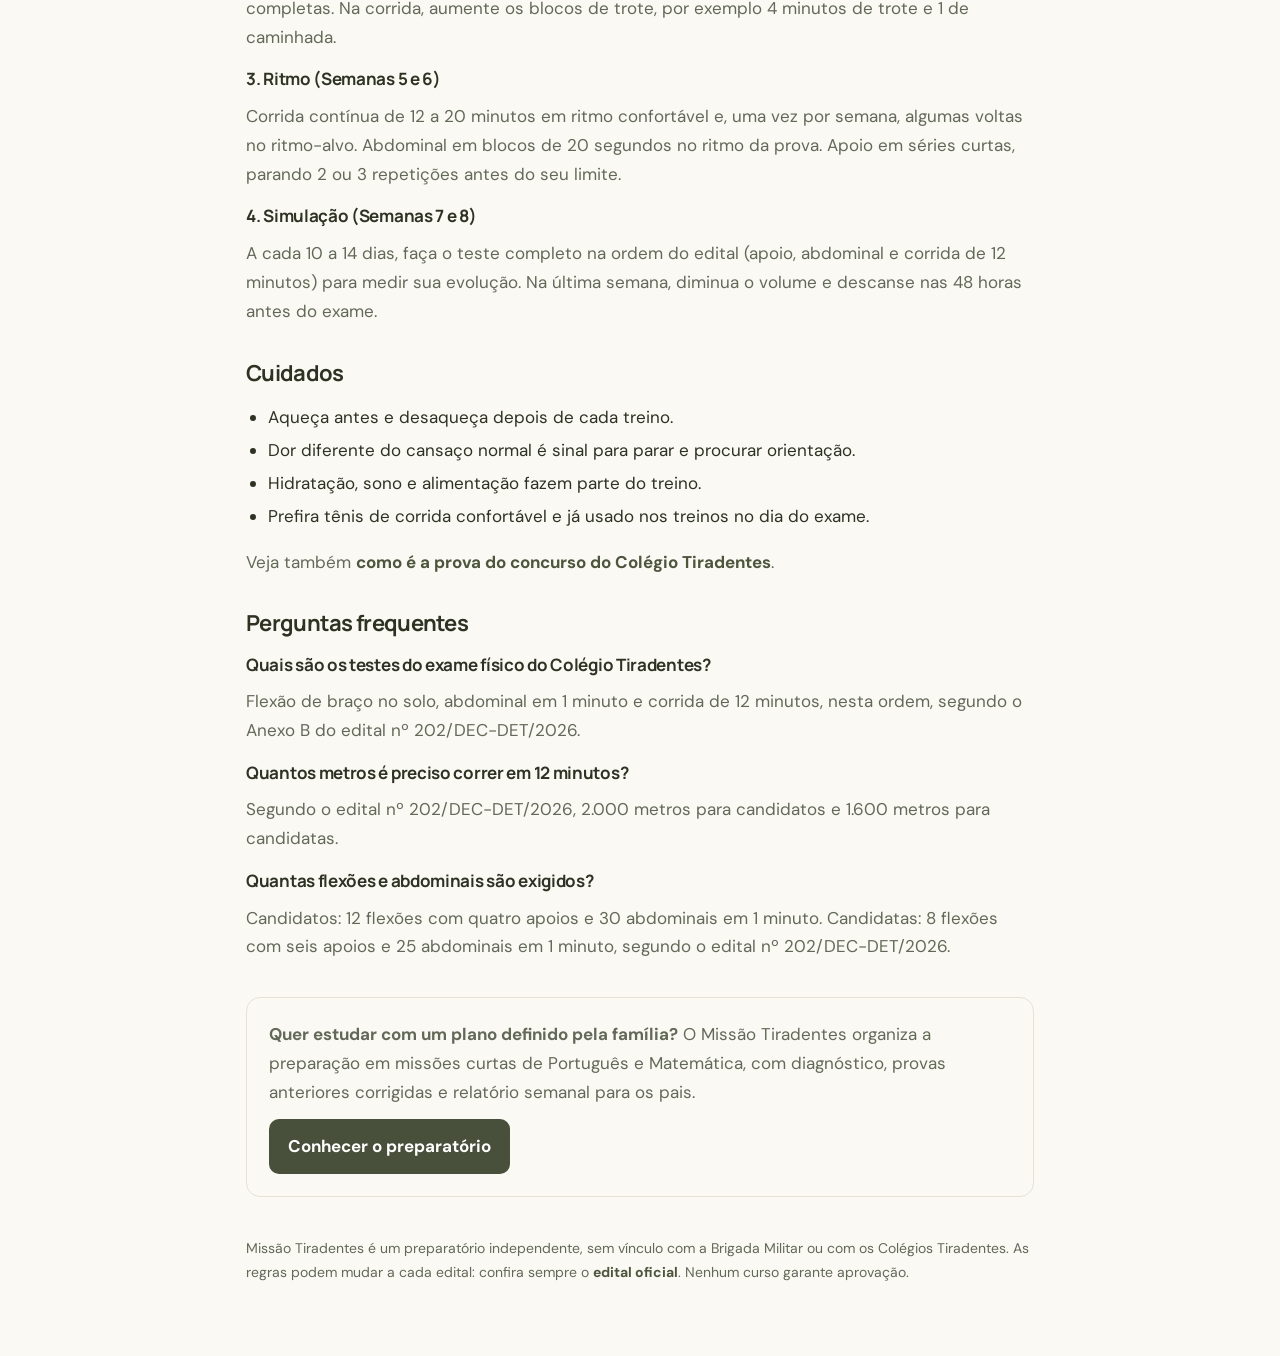
<file: exame-fisico-colegio-tiradentes.html>
<!doctype html><html lang="pt-BR"><head><meta charset="utf-8"><meta name="viewport" content="width=device-width,initial-scale=1">
<title>Exame físico do Colégio Tiradentes: índices e como treinar | Missão Tiradentes</title>
<meta name="description" content="Índices mínimos do exame físico dos Colégios Tiradentes da Brigada Militar do RS (flexão, abdominal e corrida de 12 minutos) e um método de treino em 4 etapas.">
<link rel="canonical" href="https://missaotiradentes.com.br/exame-fisico-colegio-tiradentes.html"><meta name="robots" content="index,follow">
<meta property="og:type" content="article"><meta property="og:locale" content="pt_BR"><meta property="og:site_name" content="Missão Tiradentes">
<meta property="og:title" content="Exame físico do Colégio Tiradentes: índices e como treinar"><meta property="og:description" content="Índices mínimos do exame físico dos Colégios Tiradentes da Brigada Militar do RS (flexão, abdominal e corrida de 12 minutos) e um método de treino em 4 etapas."><meta property="og:url" content="https://missaotiradentes.com.br/exame-fisico-colegio-tiradentes.html">
<meta property="og:image" content="https://missaotiradentes.com.br/capa.jpg"><meta name="twitter:card" content="summary_large_image">
<meta name="theme-color" content="#484f3a"><link rel="icon" href="icon.svg" type="image/svg+xml"><link rel="stylesheet" href="style.css?v=20261121c">
<style>.content{max-width:820px;margin:0 auto;padding:28px 16px 60px;line-height:1.7}
.content h1{font-size:clamp(30px,4.4vw,44px);line-height:1.12;letter-spacing:-1px;margin:22px 0 12px}
.content h2{font-size:22px;margin:34px 0 8px}.content h3{font-size:17px;margin:18px 0 4px}
.content ul,.content ol{padding-left:22px}.content li{margin:4px 0}
.content .lead{font-size:18px;color:var(--muted)}
.content .topnav{display:flex;flex-wrap:wrap;gap:8px 16px;align-items:center;justify-content:space-between}
.content .topnav nav{display:flex;flex-wrap:wrap;gap:6px 14px;font-size:14px}
.content .cta{margin:36px 0 10px;padding:22px;border:1px solid var(--line);border-radius:14px}
.content .cta p{margin:0 0 12px}.content .foot{margin-top:40px;font-size:14px;color:var(--muted)}
.content table{width:100%}
.ct-grid{display:grid;grid-template-columns:repeat(auto-fill,minmax(min(100%,320px),1fr));gap:14px;margin:18px 0}
.ct-card{border:1px solid var(--line);border-radius:14px;padding:18px;background:#fff}
.ct-card h3{margin:0 0 6px;font-size:19px}.ct-card p{margin:4px 0;font-size:16px;color:var(--ink)}
.ct-card .ct-vagas{display:inline-block;margin-top:8px;font-size:14px;font-weight:700;background:#f8f4e0;padding:4px 10px;border-radius:999px}
.ct-card a{overflow-wrap:anywhere}</style>
<script type="application/ld+json">{"@context": "https://schema.org", "@graph": [{"@type": "Article", "headline": "Exame físico do Colégio Tiradentes: índices e como treinar", "description": "Índices mínimos do exame físico dos Colégios Tiradentes da Brigada Militar do RS (flexão, abdominal e corrida de 12 minutos) e um método de treino em 4 etapas.", "inLanguage": "pt-BR", "mainEntityOfPage": "https://missaotiradentes.com.br/exame-fisico-colegio-tiradentes.html", "publisher": {"@type": "Organization", "name": "Missão Tiradentes", "url": "https://missaotiradentes.com.br/"}}, {"@type": "BreadcrumbList", "itemListElement": [{"@type": "ListItem", "position": 1, "name": "Missão Tiradentes", "item": "https://missaotiradentes.com.br/"}, {"@type": "ListItem", "position": 2, "name": "Exame físico do Colégio Tiradentes: índices e como treinar", "item": "https://missaotiradentes.com.br/exame-fisico-colegio-tiradentes.html"}]}, {"@type": "FAQPage", "mainEntity": [{"@type": "Question", "name": "Quais são os testes do exame físico do Colégio Tiradentes?", "acceptedAnswer": {"@type": "Answer", "text": "Flexão de braço no solo, abdominal em 1 minuto e corrida de 12 minutos, nesta ordem, segundo o Anexo B do edital nº 202/DEC-DET/2026."}}, {"@type": "Question", "name": "Quantos metros é preciso correr em 12 minutos?", "acceptedAnswer": {"@type": "Answer", "text": "Segundo o edital nº 202/DEC-DET/2026, 2.000 metros para candidatos e 1.600 metros para candidatas."}}, {"@type": "Question", "name": "Quantas flexões e abdominais são exigidos?", "acceptedAnswer": {"@type": "Answer", "text": "Candidatos: 12 flexões com quatro apoios e 30 abdominais em 1 minuto. Candidatas: 8 flexões com seis apoios e 25 abdominais em 1 minuto, segundo o edital nº 202/DEC-DET/2026."}}]}]}</script>
<script src="config.js?v=20261121c"></script><script src="analytics.js?v=20261121c" defer></script>
</head><body><main class="content" id="main">
<div class="topnav"><a href="./" class="brand"><img src="icon.svg" alt="" width="34" height="34"><span>Missão Tiradentes</span></a><nav><a class="link" href="prova-colegio-tiradentes.html">Como é a prova</a><a class="link" href="conteudo-prova-colegio-tiradentes.html">O que estudar</a><a class="link" href="colegios-tiradentes-rs.html">Os 8 colégios</a></nav></div>
<h1>Exame físico do Colégio Tiradentes: índices e como treinar</h1>
<p class="lead">O exame físico tem três testes, feitos nesta ordem e de preferência no mesmo dia. Não atingir o índice mínimo em qualquer um deles reprova o candidato. Os índices abaixo são do Anexo B do <a class="link" href="https://www.brigadamilitar.rs.gov.br/upload/arquivos/202608/24130956-edital-202-dec-det-2026-colegio-tiradentes-2027.pdf" target="_blank" rel="noopener">edital nº 202/DEC-DET/2026</a> e podem mudar a cada edital.</p>
<div class="notice"><strong>Treinos físicos devem ser acompanhados por um profissional de Educação Física habilitado (CREF).</strong><p>Estas são orientações gerais, não um programa individual. Antes de começar, o aluno precisa de liberação médica. O edital exige a ficha médica (Anexo D), assinada por médico com carimbo do CRM, declarando que o candidato está apto aos exercícios do exame físico.</p></div>
<h2>Índices mínimos</h2>
<div class="table-scroll"><table class="table"><thead><tr><th>Teste</th><th>Candidatos</th><th>Candidatas</th><th>Como é contado</th></tr></thead><tbody><tr><td data-l="Teste"><b>Flexão de braço no solo (apoio)</b></td><td data-l="Candidatos">12 flexões, sem limite de tempo. Quatro apoios: mãos e pés.</td><td data-l="Candidatas">8 flexões, sem limite de tempo. Seis apoios: mãos, joelhos e pés.</td><td data-l="Como é contado">Cotovelos a 90°, tronco reto, sem projetar o quadril e sem encostar o corpo no solo.</td></tr><tr><td data-l="Teste"><b>Abdominal</b></td><td data-l="Candidatos">30 em 1 minuto.</td><td data-l="Candidatas">25 em 1 minuto.</td><td data-l="Como é contado">Braços estendidos acima da cabeça. Eleve o tronco e recolha as pernas, passando os braços por fora delas, até alinhar cotovelos e joelhos. Volte encostando as escápulas e estendendo as pernas, sem ajuda das mãos.</td></tr><tr><td data-l="Teste"><b>Corrida de 12 minutos</b></td><td data-l="Candidatos">2.000 metros.</td><td data-l="Candidatas">1.600 metros.</td><td data-l="Como é contado">Sentido único. Ao sinal final, pare onde estiver e aguarde a medição.</td></tr></tbody></table></div>
<h2>Faça as contas do ritmo</h2>
<p>Para correr 2.000 metros em 12 minutos, o ritmo médio é de 6 minutos por quilômetro, ou cerca de 167 metros por minuto. Para 1.600 metros, são 7 minutos e 30 segundos por quilômetro, cerca de 133 metros por minuto. Em uma pista de 400 metros, isso dá 5 voltas e 4 voltas, respectivamente.</p>
<p>No abdominal, 30 repetições em 1 minuto são uma a cada 2 segundos; 25 repetições, uma a cada 2,4 segundos.</p>
<h2>Um método em 4 etapas</h2>
<h3>1. Base (Semanas 1 e 2)</h3><p>Três sessões por semana, em dias alternados, de 30 a 40 minutos. Na corrida, alterne 2 minutos de trote leve com 1 minuto de caminhada, de 6 a 8 vezes. Na força, faça apoio inclinado, com as mãos em um banco firme, e abdominal com amplitude menor. O foco é aprender o movimento.</p><h3>2. Técnica (Semanas 3 e 4)</h3><p>Apoio na posição do teste. Se ainda não completar o movimento, use os joelhos no chão e volte à posição do teste aos poucos. Faça o abdominal do edital devagar, contando só repetições completas. Na corrida, aumente os blocos de trote, por exemplo 4 minutos de trote e 1 de caminhada.</p><h3>3. Ritmo (Semanas 5 e 6)</h3><p>Corrida contínua de 12 a 20 minutos em ritmo confortável e, uma vez por semana, algumas voltas no ritmo-alvo. Abdominal em blocos de 20 segundos no ritmo da prova. Apoio em séries curtas, parando 2 ou 3 repetições antes do seu limite.</p><h3>4. Simulação (Semanas 7 e 8)</h3><p>A cada 10 a 14 dias, faça o teste completo na ordem do edital (apoio, abdominal e corrida de 12 minutos) para medir sua evolução. Na última semana, diminua o volume e descanse nas 48 horas antes do exame.</p>
<h2>Cuidados</h2>
<ul>
<li>Aqueça antes e desaqueça depois de cada treino.</li>
<li>Dor diferente do cansaço normal é sinal para parar e procurar orientação.</li>
<li>Hidratação, sono e alimentação fazem parte do treino.</li>
<li>Prefira tênis de corrida confortável e já usado nos treinos no dia do exame.</li>
</ul>
<p>Veja também <a class="link" href="prova-colegio-tiradentes.html">como é a prova do concurso do Colégio Tiradentes</a>.</p><h2>Perguntas frequentes</h2><h3>Quais são os testes do exame físico do Colégio Tiradentes?</h3><p>Flexão de braço no solo, abdominal em 1 minuto e corrida de 12 minutos, nesta ordem, segundo o Anexo B do edital nº 202/DEC-DET/2026.</p><h3>Quantos metros é preciso correr em 12 minutos?</h3><p>Segundo o edital nº 202/DEC-DET/2026, 2.000 metros para candidatos e 1.600 metros para candidatas.</p><h3>Quantas flexões e abdominais são exigidos?</h3><p>Candidatos: 12 flexões com quatro apoios e 30 abdominais em 1 minuto. Candidatas: 8 flexões com seis apoios e 25 abdominais em 1 minuto, segundo o edital nº 202/DEC-DET/2026.</p>
<div class="cta"><p><b>Quer estudar com um plano definido pela família?</b> O Missão Tiradentes organiza a preparação em missões curtas de Português e Matemática, com diagnóstico, provas anteriores corrigidas e relatório semanal para os pais.</p><a class="btn" href="./#lp-preco">Conhecer o preparatório</a></div>
<p class="foot">Missão Tiradentes é um preparatório independente, sem vínculo com a Brigada Militar ou com os Colégios Tiradentes. As regras podem mudar a cada edital: confira sempre o <a class="link" href="https://www.brigadamilitar.rs.gov.br/upload/arquivos/202608/24130956-edital-202-dec-det-2026-colegio-tiradentes-2027.pdf" target="_blank" rel="noopener">edital oficial</a>. Nenhum curso garante aprovação.</p>
</main></body></html>
</file>
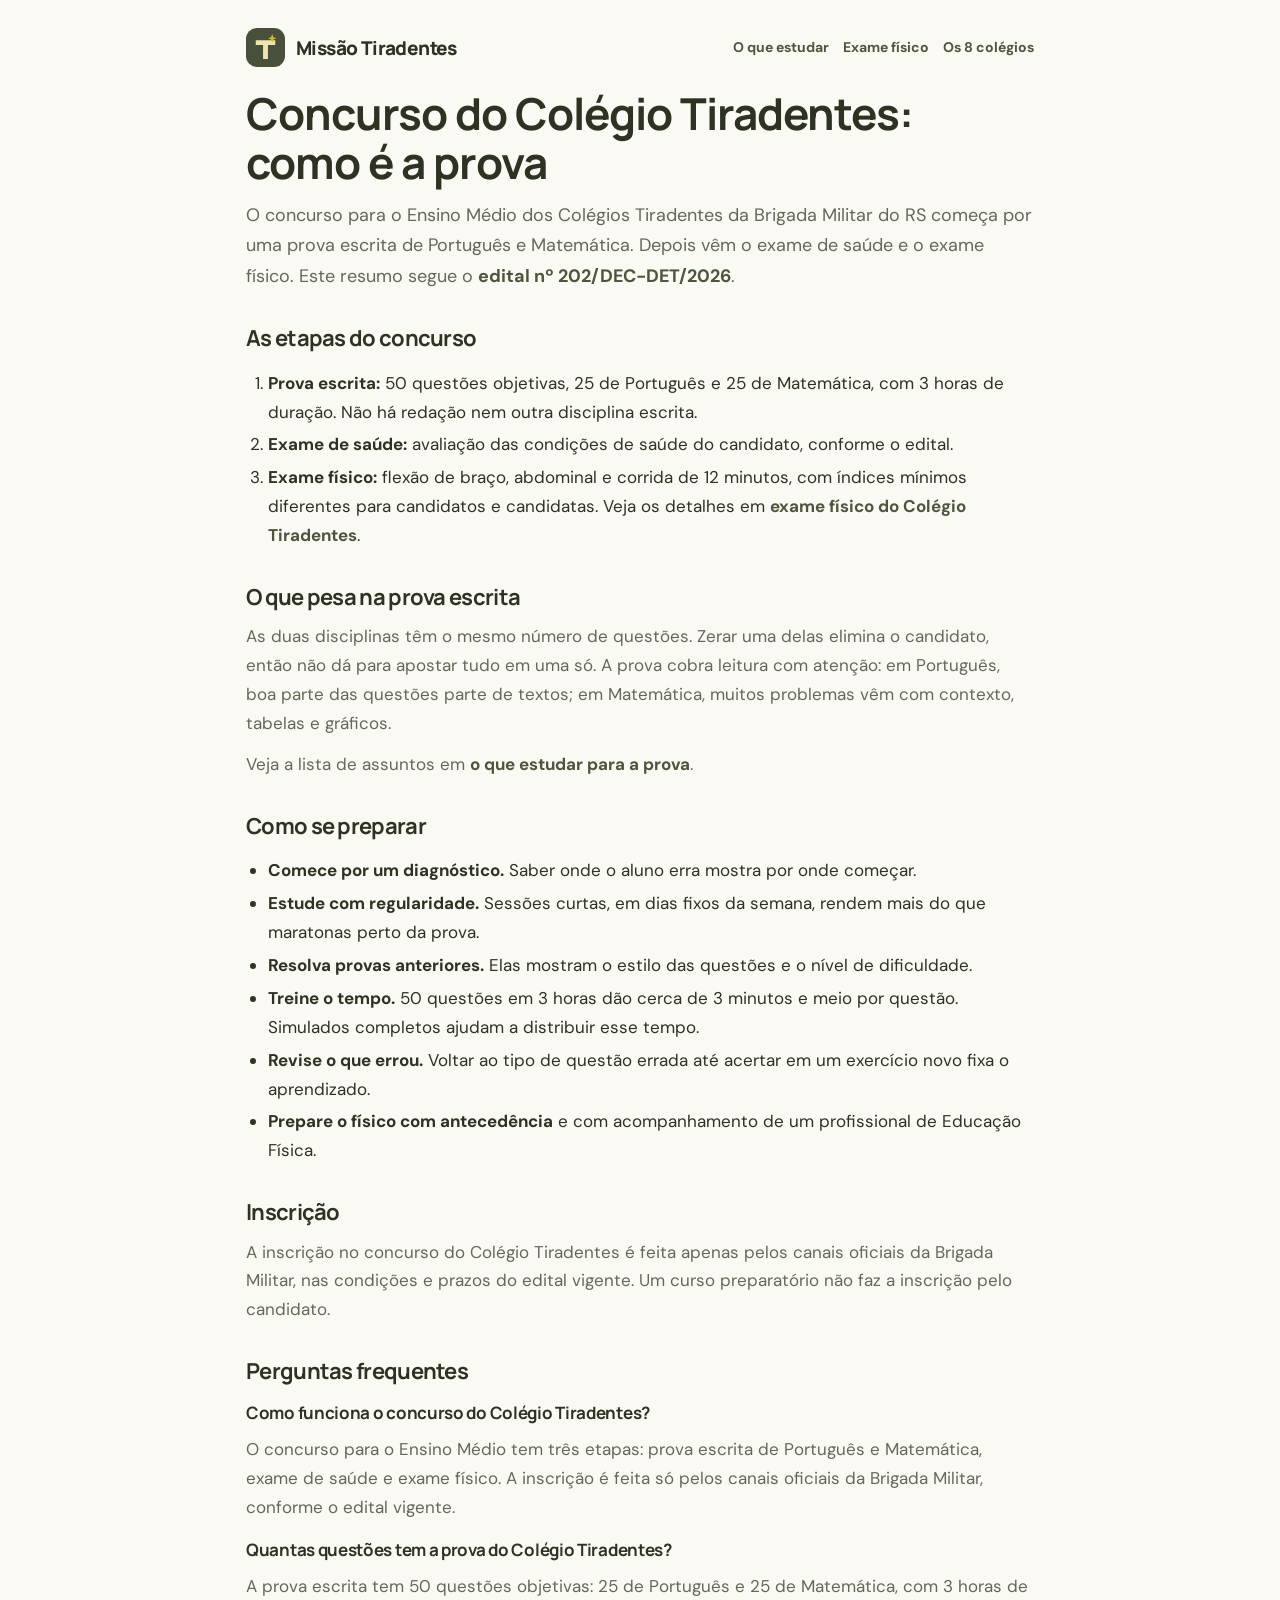
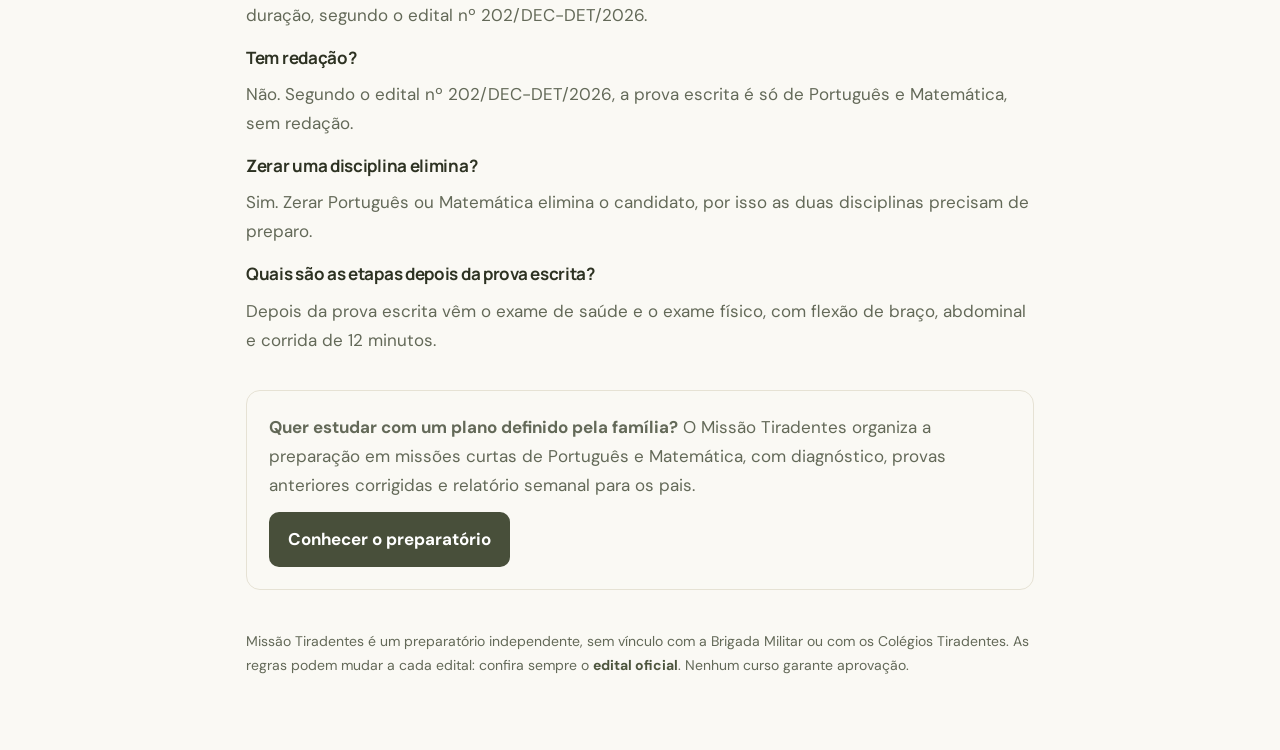
<file: prova-colegio-tiradentes.html>
<!doctype html><html lang="pt-BR"><head><meta charset="utf-8"><meta name="viewport" content="width=device-width,initial-scale=1">
<title>Concurso Colégio Tiradentes (Brigada Militar RS): como é a prova | Missão Tiradentes</title>
<meta name="description" content="Como funciona o concurso do Colégio Tiradentes da Brigada Militar do RS para o Ensino Médio: 50 questões de Português e Matemática em 3 horas, exame de saúde e exame físico.">
<link rel="canonical" href="https://missaotiradentes.com.br/prova-colegio-tiradentes.html"><meta name="robots" content="index,follow">
<meta property="og:type" content="article"><meta property="og:locale" content="pt_BR"><meta property="og:site_name" content="Missão Tiradentes">
<meta property="og:title" content="Concurso do Colégio Tiradentes: como é a prova"><meta property="og:description" content="Como funciona o concurso do Colégio Tiradentes da Brigada Militar do RS para o Ensino Médio: 50 questões de Português e Matemática em 3 horas, exame de saúde e exame físico."><meta property="og:url" content="https://missaotiradentes.com.br/prova-colegio-tiradentes.html">
<meta property="og:image" content="https://missaotiradentes.com.br/capa.jpg"><meta name="twitter:card" content="summary_large_image">
<meta name="theme-color" content="#484f3a"><link rel="icon" href="icon.svg" type="image/svg+xml"><link rel="stylesheet" href="style.css?v=20261121c">
<style>.content{max-width:820px;margin:0 auto;padding:28px 16px 60px;line-height:1.7}
.content h1{font-size:clamp(30px,4.4vw,44px);line-height:1.12;letter-spacing:-1px;margin:22px 0 12px}
.content h2{font-size:22px;margin:34px 0 8px}.content h3{font-size:17px;margin:18px 0 4px}
.content ul,.content ol{padding-left:22px}.content li{margin:4px 0}
.content .lead{font-size:18px;color:var(--muted)}
.content .topnav{display:flex;flex-wrap:wrap;gap:8px 16px;align-items:center;justify-content:space-between}
.content .topnav nav{display:flex;flex-wrap:wrap;gap:6px 14px;font-size:14px}
.content .cta{margin:36px 0 10px;padding:22px;border:1px solid var(--line);border-radius:14px}
.content .cta p{margin:0 0 12px}.content .foot{margin-top:40px;font-size:14px;color:var(--muted)}
.content table{width:100%}
.ct-grid{display:grid;grid-template-columns:repeat(auto-fill,minmax(min(100%,320px),1fr));gap:14px;margin:18px 0}
.ct-card{border:1px solid var(--line);border-radius:14px;padding:18px;background:#fff}
.ct-card h3{margin:0 0 6px;font-size:19px}.ct-card p{margin:4px 0;font-size:16px;color:var(--ink)}
.ct-card .ct-vagas{display:inline-block;margin-top:8px;font-size:14px;font-weight:700;background:#f8f4e0;padding:4px 10px;border-radius:999px}
.ct-card a{overflow-wrap:anywhere}</style>
<script type="application/ld+json">{"@context": "https://schema.org", "@graph": [{"@type": "Article", "headline": "Concurso do Colégio Tiradentes: como é a prova", "description": "Como funciona o concurso do Colégio Tiradentes da Brigada Militar do RS para o Ensino Médio: 50 questões de Português e Matemática em 3 horas, exame de saúde e exame físico.", "inLanguage": "pt-BR", "mainEntityOfPage": "https://missaotiradentes.com.br/prova-colegio-tiradentes.html", "publisher": {"@type": "Organization", "name": "Missão Tiradentes", "url": "https://missaotiradentes.com.br/"}}, {"@type": "BreadcrumbList", "itemListElement": [{"@type": "ListItem", "position": 1, "name": "Missão Tiradentes", "item": "https://missaotiradentes.com.br/"}, {"@type": "ListItem", "position": 2, "name": "Concurso do Colégio Tiradentes: como é a prova", "item": "https://missaotiradentes.com.br/prova-colegio-tiradentes.html"}]}, {"@type": "FAQPage", "mainEntity": [{"@type": "Question", "name": "Como funciona o concurso do Colégio Tiradentes?", "acceptedAnswer": {"@type": "Answer", "text": "O concurso para o Ensino Médio tem três etapas: prova escrita de Português e Matemática, exame de saúde e exame físico. A inscrição é feita só pelos canais oficiais da Brigada Militar, conforme o edital vigente."}}, {"@type": "Question", "name": "Quantas questões tem a prova do Colégio Tiradentes?", "acceptedAnswer": {"@type": "Answer", "text": "A prova escrita tem 50 questões objetivas: 25 de Português e 25 de Matemática, com 3 horas de duração, segundo o edital nº 202/DEC-DET/2026."}}, {"@type": "Question", "name": "Tem redação?", "acceptedAnswer": {"@type": "Answer", "text": "Não. Segundo o edital nº 202/DEC-DET/2026, a prova escrita é só de Português e Matemática, sem redação."}}, {"@type": "Question", "name": "Zerar uma disciplina elimina?", "acceptedAnswer": {"@type": "Answer", "text": "Sim. Zerar Português ou Matemática elimina o candidato, por isso as duas disciplinas precisam de preparo."}}, {"@type": "Question", "name": "Quais são as etapas depois da prova escrita?", "acceptedAnswer": {"@type": "Answer", "text": "Depois da prova escrita vêm o exame de saúde e o exame físico, com flexão de braço, abdominal e corrida de 12 minutos."}}]}]}</script>
<script src="config.js?v=20261121c"></script><script src="analytics.js?v=20261121c" defer></script>
</head><body><main class="content" id="main">
<div class="topnav"><a href="./" class="brand"><img src="icon.svg" alt="" width="34" height="34"><span>Missão Tiradentes</span></a><nav><a class="link" href="conteudo-prova-colegio-tiradentes.html">O que estudar</a><a class="link" href="exame-fisico-colegio-tiradentes.html">Exame físico</a><a class="link" href="colegios-tiradentes-rs.html">Os 8 colégios</a></nav></div>
<h1>Concurso do Colégio Tiradentes: como é a prova</h1>
<p class="lead">O concurso para o Ensino Médio dos Colégios Tiradentes da Brigada Militar do RS começa por uma prova escrita de Português e Matemática. Depois vêm o exame de saúde e o exame físico. Este resumo segue o <a class="link" href="https://www.brigadamilitar.rs.gov.br/upload/arquivos/202608/24130956-edital-202-dec-det-2026-colegio-tiradentes-2027.pdf" target="_blank" rel="noopener">edital nº 202/DEC-DET/2026</a>.</p>
<h2>As etapas do concurso</h2>
<ol>
<li><b>Prova escrita:</b> 50 questões objetivas, 25 de Português e 25 de Matemática, com 3 horas de duração. Não há redação nem outra disciplina escrita.</li>
<li><b>Exame de saúde:</b> avaliação das condições de saúde do candidato, conforme o edital.</li>
<li><b>Exame físico:</b> flexão de braço, abdominal e corrida de 12 minutos, com índices mínimos diferentes para candidatos e candidatas. Veja os detalhes em <a class="link" href="exame-fisico-colegio-tiradentes.html">exame físico do Colégio Tiradentes</a>.</li>
</ol>
<h2>O que pesa na prova escrita</h2>
<p>As duas disciplinas têm o mesmo número de questões. Zerar uma delas elimina o candidato, então não dá para apostar tudo em uma só. A prova cobra leitura com atenção: em Português, boa parte das questões parte de textos; em Matemática, muitos problemas vêm com contexto, tabelas e gráficos.</p>
<p>Veja a lista de assuntos em <a class="link" href="conteudo-prova-colegio-tiradentes.html">o que estudar para a prova</a>.</p>
<h2>Como se preparar</h2>
<ul>
<li><b>Comece por um diagnóstico.</b> Saber onde o aluno erra mostra por onde começar.</li>
<li><b>Estude com regularidade.</b> Sessões curtas, em dias fixos da semana, rendem mais do que maratonas perto da prova.</li>
<li><b>Resolva provas anteriores.</b> Elas mostram o estilo das questões e o nível de dificuldade.</li>
<li><b>Treine o tempo.</b> 50 questões em 3 horas dão cerca de 3 minutos e meio por questão. Simulados completos ajudam a distribuir esse tempo.</li>
<li><b>Revise o que errou.</b> Voltar ao tipo de questão errada até acertar em um exercício novo fixa o aprendizado.</li>
<li><b>Prepare o físico com antecedência</b> e com acompanhamento de um profissional de Educação Física.</li>
</ul>
<h2>Inscrição</h2>
<p>A inscrição no concurso do Colégio Tiradentes é feita apenas pelos canais oficiais da Brigada Militar, nas condições e prazos do edital vigente. Um curso preparatório não faz a inscrição pelo candidato.</p><h2>Perguntas frequentes</h2><h3>Como funciona o concurso do Colégio Tiradentes?</h3><p>O concurso para o Ensino Médio tem três etapas: prova escrita de Português e Matemática, exame de saúde e exame físico. A inscrição é feita só pelos canais oficiais da Brigada Militar, conforme o edital vigente.</p><h3>Quantas questões tem a prova do Colégio Tiradentes?</h3><p>A prova escrita tem 50 questões objetivas: 25 de Português e 25 de Matemática, com 3 horas de duração, segundo o edital nº 202/DEC-DET/2026.</p><h3>Tem redação?</h3><p>Não. Segundo o edital nº 202/DEC-DET/2026, a prova escrita é só de Português e Matemática, sem redação.</p><h3>Zerar uma disciplina elimina?</h3><p>Sim. Zerar Português ou Matemática elimina o candidato, por isso as duas disciplinas precisam de preparo.</p><h3>Quais são as etapas depois da prova escrita?</h3><p>Depois da prova escrita vêm o exame de saúde e o exame físico, com flexão de braço, abdominal e corrida de 12 minutos.</p>
<div class="cta"><p><b>Quer estudar com um plano definido pela família?</b> O Missão Tiradentes organiza a preparação em missões curtas de Português e Matemática, com diagnóstico, provas anteriores corrigidas e relatório semanal para os pais.</p><a class="btn" href="./#lp-preco">Conhecer o preparatório</a></div>
<p class="foot">Missão Tiradentes é um preparatório independente, sem vínculo com a Brigada Militar ou com os Colégios Tiradentes. As regras podem mudar a cada edital: confira sempre o <a class="link" href="https://www.brigadamilitar.rs.gov.br/upload/arquivos/202608/24130956-edital-202-dec-det-2026-colegio-tiradentes-2027.pdf" target="_blank" rel="noopener">edital oficial</a>. Nenhum curso garante aprovação.</p>
</main></body></html>
</file>
<file: style.css>
@import url('https://fonts.googleapis.com/css2?family=DM+Sans:wght@400;500;600;700&family=Manrope:wght@400;500;600;700;800&display=swap');
:root{--ink:#2d3222;--muted:#636958;--green:#484f3a;--lime:#f3e8ae;--paper:#faf9f4;--line:#e6e2d4;--white:#fff;--orange:#f1dcc5;--purple:#e9e3f3}*{box-sizing:border-box}body{margin:0;font:15px 'DM Sans',sans-serif;color:var(--ink);background:var(--paper)}h1,h2,h3,h4{font-family:Manrope,sans-serif;line-height:1.2;margin:0}h1{font-size:clamp(30px,4vw,45px);letter-spacing:-1.7px}h2{font-size:25px;letter-spacing:-.7px}h3{font-size:18px;letter-spacing:-.3px}p{line-height:1.7;margin:12px 0;color:var(--muted)}button,input,select{font:inherit}button,a{touch-action:manipulation}button{cursor:pointer}a{color:inherit}button{border:0;background:none;color:inherit}button:disabled{opacity:.55;cursor:default}button:focus-visible,a:focus-visible,input:focus-visible,select:focus-visible{outline:3px solid #dd975b;outline-offset:3px}.btn{display:inline-flex;align-items:center;justify-content:center;gap:9px;padding:13px 19px;border-radius:10px;font-weight:700;background:var(--green);color:white;text-decoration:none;min-height:46px}.btn.light{background:var(--lime);color:var(--green)}.btn.outline{background:transparent;border:1px solid var(--line);color:var(--ink)}.btn.small{padding:9px 13px;min-height:38px;font-size:13px}.btn.danger{background:#a13d32}.link{font-weight:700;color:#4d553d;text-decoration:none}.link:hover{text-decoration:underline}.shell{display:grid;grid-template-columns:244px 1fr;min-height:100vh}.sidebar{background:#fff;border-right:1px solid var(--line);padding:32px 22px;position:fixed;width:244px;height:100dvh;display:flex;flex-direction:column;z-index:10}.brand{display:flex;align-items:center;gap:11px;text-decoration:none;font:800 19px Manrope;letter-spacing:-.6px}.brand img{width:39px;height:39px}.brand small{font:11px 'DM Sans';display:block;letter-spacing:1.5px;margin-top:4px;color:var(--muted);text-transform:uppercase}.nav-label{font-size:10px;letter-spacing:1.8px;color:#636958;margin:45px 14px 15px}.nav{display:flex;flex-direction:column;gap:7px}.nav button{display:flex;align-items:center;gap:13px;text-align:left;padding:13px 14px;border-radius:10px;font-weight:500;color:var(--muted)}.nav button.active{background:#f8f4e0;color:var(--green);font-weight:700}.ico{display:inline-flex;width:20px;height:20px;align-items:center;justify-content:center;flex-shrink:0}.ico svg{width:20px;height:20px}.sidebar-foot{margin-top:auto}.side-note{padding:17px;background:#faf7ea;border:1px solid var(--line);border-radius:12px;font-size:12px;line-height:1.6;margin-bottom:18px}.side-note strong{font-size:13px}.profile{display:flex;align-items:center;gap:10px;border-top:1px solid var(--line);padding-top:18px}.avatar{width:37px;height:37px;border-radius:50%;display:grid;place-items:center;background:var(--orange);font-size:13px;font-weight:700}.profile b{font-size:13px}.profile small{font-size:11px;color:var(--muted);display:block;margin-top:3px}.main-wrap{grid-column:2}.topbar{height:82px;border-bottom:1px solid var(--line);display:flex;align-items:center;justify-content:space-between;padding:0 42px;background:#fdfcf7;gap:15px}.crumb{font-size:13px;color:var(--muted)}.top-actions{display:flex;align-items:center;gap:12px}.pill{display:inline-flex;gap:7px;align-items:center;background:#f8f4e0;padding:7px 11px;border-radius:40px;font-size:11px;font-weight:600}.pill.orange{background:var(--orange)}.pill.purple{background:var(--purple)}.dot{width:6px;height:6px;border-radius:50%;background:#b99a0f}main{max-width:1480px;margin:auto;padding:36px 42px 50px}.heading{display:flex;align-items:flex-start;justify-content:space-between;gap:15px;margin-bottom:27px}.eyebrow{font-size:10px;letter-spacing:2px;font-weight:700;text-transform:uppercase;margin-bottom:12px;color:var(--muted)}.heading h1{font-size:31px;letter-spacing:-1px}.heading p{font-size:14px;margin:9px 0 0}.date{font-size:12px;color:var(--muted);padding-top:5px}.dashboard-grid{display:grid;grid-template-columns:minmax(0,1fr) 285px;gap:24px}.hero{position:relative;overflow:hidden;background:var(--green);border-radius:18px;padding:33px 34px;color:white;display:grid;grid-template-columns:1.15fr .85fr;min-height:273px}.hero .eyebrow{color:#eee09d}.hero h2{font-size:32px;letter-spacing:-1px;max-width:410px}.hero p{color:#ede3b0;font-size:13px;max-width:350px}.hero .btn{margin-top:12px}.hero-art{position:relative;display:flex;align-items:center;justify-content:center}.hero-art svg{width:100%;max-width:235px;overflow:visible}.stats{display:grid;grid-template-columns:repeat(3,1fr);gap:15px;margin:20px 0 29px}.stat{background:white;border:1px solid var(--line);border-radius:13px;padding:19px 20px;position:relative}.stat .ico{position:absolute;right:18px;top:19px;color:#8a6d00;background:#f9f5e4;border-radius:7px;width:30px;height:30px}.stat strong{font:800 28px Manrope;display:block;margin-top:13px;letter-spacing:-1px}.stat span{font-size:12px;color:var(--muted)}.stat small{font-size:10px;color:var(--muted);display:block;margin-top:8px}.section-head{display:flex;align-items:center;justify-content:space-between;gap:10px;margin:5px 0 17px}.section-head h2{font-size:19px}.section-head a,.section-head button{font-size:12px}.mission{background:white;border:1px solid var(--line);border-radius:13px;padding:18px 20px;display:flex;align-items:center;gap:15px;margin-bottom:11px}.tile-icon{display:grid;place-items:center;width:48px;height:48px;border-radius:12px;background:#f8f4e0;flex-shrink:0}.tile-icon.purple{background:var(--purple)}.tile-icon.orange{background:var(--orange)}.mission .body{flex:1;min-width:0}.mission h3{font-size:14px;margin-top:5px}.mission p{font-size:11px;margin:6px 0 0}.mission .pill{font-size:9px;padding:4px 8px}.mission .arrow{padding:12px;color:#5e684b}.panel{border:1px solid var(--line);background:white;border-radius:15px;padding:23px}.panel h3{font-size:16px}.calendar{margin-top:21px;display:grid;grid-template-columns:repeat(7,1fr);gap:5px;text-align:center}.calendar .day{font-size:10px;color:var(--muted);padding:5px 0}.calendar .num{font-size:12px;border-radius:50%;aspect-ratio:1;display:grid;place-items:center}.calendar .today{background:var(--green);color:white}.calendar .done{background:var(--lime)}.progress-ring{margin:22px auto;width:136px;height:136px;border-radius:50%;display:grid;place-items:center;background:conic-gradient(#5f694c var(--p),#f8f4e0 0)}.progress-ring>div{width:111px;height:111px;border-radius:50%;background:white;display:grid;place-content:center;text-align:center}.progress-ring strong{font:800 25px Manrope}.progress-ring small{color:var(--muted);font-size:10px;margin-top:4px}.track{margin:18px 0}.track-label{display:flex;justify-content:space-between;font-size:11px}.bar{height:6px;background:#f7f3df;border-radius:20px;margin-top:8px;overflow:hidden}.bar span{display:block;height:100%;background:#bd9d0f;border-radius:20px}.bar.purple span{background:#9983b3}.quote{background:#f7f3de;border:1px solid var(--line);border-radius:14px;padding:22px;margin-top:20px}.quote p{font:600 15px/1.6 Manrope;color:var(--ink);margin:12px 0}.quote small{font-size:10px;color:var(--muted)}.notice{padding:14px 18px;border-radius:11px;background:#f6ecdf;border:1px solid #e8d4bc;font-size:12px;line-height:1.6;margin-bottom:20px}.notice.green{background:#f8f4e0;border-color:#ede3b2}.cards{display:grid;grid-template-columns:repeat(3,minmax(0,1fr));gap:19px}.course-card{background:white;border:1px solid var(--line);border-radius:15px;padding:23px;display:flex;flex-direction:column;align-items:flex-start;gap:15px}.course-card p{font-size:13px;margin:0;flex:1}.course-card h3{font-size:17px}.card-meta{font-size:11px;color:var(--muted)}.filters{display:flex;gap:8px;flex-wrap:wrap;margin:20px 0}.filter{border:1px solid var(--line);padding:9px 16px;border-radius:30px;background:white;font-size:12px}.filter.active{background:var(--green);color:white}.search{display:block;width:100%;padding:13px 16px;border:1px solid var(--line);border-radius:10px;background:white;color:var(--ink)}.lesson{max-width:850px;margin:auto}.lesson-block{background:white;border:1px solid var(--line);border-radius:15px;padding:28px;margin:18px 0}.lesson-block p{font-size:17px;color:var(--ink);line-height:1.85}.example{background:#f8f4e0;border-radius:10px;padding:20px;font-size:16px;line-height:1.8}.question-prompt{font:600 23px/1.55 Manrope;margin:24px 0}.options{display:flex;flex-direction:column;gap:10px}.option{background:white;border:1px solid var(--line);border-radius:12px;padding:16px;display:flex;align-items:center;gap:14px;text-align:left;width:100%}.option .letter{width:32px;height:32px;border-radius:8px;background:#f9f6e6;display:grid;place-items:center;font-weight:700;flex-shrink:0}.option.selected{border-color:#af910e;background:#f9f5e4}.option.correct{background:#f8f4e0;border-color:#bd9d0f}.option.wrong{background:#fbe9e4;border-color:#c27965}.confidence{display:flex;gap:10px;align-items:center;flex-wrap:wrap;margin:24px 0;font-size:12px}.confidence button{border:1px solid var(--line);border-radius:30px;padding:8px 13px}.confidence button.selected{background:var(--green);color:white}.quiz-footer{display:flex;justify-content:space-between;align-items:center;margin-top:26px;gap:10px}.test-layout{display:grid;grid-template-columns:minmax(0,1fr) 280px;gap:20px}.pdf{width:100%;height:78vh;border:1px solid var(--line);border-radius:12px;background:white}.answer-grid{display:grid;grid-template-columns:repeat(5,1fr);gap:7px;margin:17px 0}.answer-grid button{height:36px;border-radius:7px;border:1px solid var(--line);font-size:11px;background:#fff}.answer-grid button.answered{background:#efe6bb}.answer-grid button.current{outline:2px solid var(--green)}.answer-grid button.correct{background:#efe6bb}.answer-grid button.wrong{background:#f5d4c8}.answer-grid button.annulled{background:#e7e1f1}.exam-options{display:flex;gap:5px;margin:12px 0}.exam-options button{width:38px;height:38px;background:white;border:1px solid var(--line);border-radius:8px}.exam-options button.selected{background:var(--green);color:white}.timer{font:700 24px Manrope;font-variant-numeric:tabular-nums}.table{width:100%;border-collapse:collapse;margin-top:18px;font-size:13px}.table th,.table td{text-align:left;border-bottom:1px solid var(--line);padding:14px 8px}.table th{color:var(--muted);font-size:11px}.results-top{text-align:center;padding:25px}.results-top strong{font:800 65px Manrope;display:block;color:var(--green)}.results-top p{max-width:600px;margin:12px auto}.history-item{display:flex;justify-content:space-between;align-items:center;padding:20px;border-bottom:1px solid var(--line);gap:20px}.empty{padding:45px 20px;text-align:center;border:1px dashed #eee1a0;border-radius:12px;color:var(--muted);background:#fdfbf4}.landing{max-width:1400px;margin:auto;padding:0 60px}.landing nav{height:100px;display:flex;align-items:center;justify-content:space-between}.landing-hero{display:grid;grid-template-columns:1.15fr .85fr;align-items:center;gap:50px;min-height:580px}.landing-hero h1{font-size:clamp(42px,5.2vw,72px);max-width:750px;line-height:1.08;letter-spacing:-3px}.landing-hero h1 em{font-style:normal;color:#8a6d00}.landing-hero p{max-width:520px;font-size:17px}.landing-hero .actions{display:flex;gap:12px;margin-top:27px;flex-wrap:wrap}.landing-art{background:#f4eed0;border-radius:45% 45% 22% 35%;position:relative;padding:50px 30px;min-height:360px}.landing-art svg{width:100%}.floating-note{background:white;border:1px solid var(--line);border-radius:12px;padding:18px;position:absolute;bottom:15px;left:10px;box-shadow:0 15px 35px #223c3510;max-width:255px;font-size:12px}.landing-band{display:grid;grid-template-columns:repeat(3,1fr);border-top:1px solid var(--line);border-bottom:1px solid var(--line);padding:28px 0;margin:25px 0 60px;gap:30px}.landing-band strong{font:700 22px Manrope}.landing-band p{font-size:12px;margin:6px 0}.landing footer{padding:38px 0;margin-top:50px;border-top:1px solid var(--line);font-size:12px;color:var(--muted)}dialog{border:0;border-radius:18px;max-width:480px;width:calc(100% - 32px);padding:30px;color:var(--ink);box-shadow:0 25px 90px #173e3625}dialog::backdrop{background:#10291d80;backdrop-filter:blur(4px)}.modal-head{display:flex;align-items:center;justify-content:space-between;margin-bottom:20px}.modal-head button{font-size:26px}.form label{display:block;margin:15px 0 7px;font-size:12px;font-weight:700}.form input,.form select{width:100%;padding:13px;border:1px solid var(--line);border-radius:9px;background:white}.form .btn{width:100%;margin-top:20px}.form .check{display:flex;align-items:flex-start;gap:10px;font-weight:400;line-height:1.6}.form .check input{width:auto;margin-top:4px}.form-msg{font-size:12px;line-height:1.7;margin-top:15px}.form-msg.error{color:#a13d32}#toast{position:fixed;bottom:28px;left:50%;transform:translateX(-50%);padding:14px 22px;background:var(--green);color:white;border-radius:11px;z-index:30;display:none;max-width:90vw}.skip{position:fixed;top:-100px;left:10px;z-index:100;background:white;padding:15px}.skip:focus{top:10px}.mobile-brand{display:none}.source-list{line-height:1.8;font-size:13px}.source-list li{margin:10px 0}.page-nav{display:flex;align-items:center;justify-content:space-between;gap:10px;margin-bottom:10px}.muted{color:var(--muted)}.spaced{margin-top:25px}.admin-row{padding:20px;border-bottom:1px solid var(--line)}.admin-row .actions{display:flex;gap:10px;margin-top:12px}.activity{margin-top:20px;font-size:12px}.activity>div{padding:12px 0;border-bottom:1px solid var(--line)}.footer-note{font-size:10px;color:var(--muted);line-height:1.6;margin-top:30px}.saved{font-size:11px;color:var(--muted)}
@media(min-width:1500px){.dashboard-grid{grid-template-columns:minmax(0,1fr) 310px}.hero{min-height:310px}}@media(max-width:1150px){.shell{grid-template-columns:205px 1fr}.sidebar{width:205px;padding:25px 15px}.brand{font-size:16px}.brand img{width:33px;height:33px}.topbar{padding:0 25px}main{padding:28px 25px}.dashboard-grid{grid-template-columns:1fr}.dashboard-aside{display:grid;grid-template-columns:1fr 1fr;gap:20px}.quote{margin:0}.hero-art{min-width:150px}.cards{grid-template-columns:repeat(2,1fr)}}@media(max-width:760px){.shell{display:block}.sidebar{position:fixed;bottom:0;top:auto;width:100%;height:69px;padding:5px 4px;border-top:1px solid var(--line);border-right:0}.sidebar>.brand,.nav-label,.sidebar-foot{display:none}.nav{flex-direction:row;justify-content:space-around;gap:0}.nav button{flex-direction:column;gap:4px;padding:7px 8px;font-size:9px;min-width:52px}.nav .admin-nav{display:none}.main-wrap{padding-bottom:69px}.topbar{height:65px;padding:0 18px}.mobile-brand{display:block}.crumb{display:none}.top-actions{gap:6px}.top-actions .btn{font-size:11px;padding:8px 10px;min-height:35px}.pill{font-size:9px}main{padding:25px 18px}.heading h1{font-size:26px}.heading .date{display:none}.hero{padding:25px;grid-template-columns:1fr;min-height:auto}.hero h2{font-size:29px}.hero-art{position:absolute;width:130px;right:-28px;bottom:10px;opacity:.3}.hero>div:first-child{position:relative;z-index:1}.stats{gap:8px}.stat{padding:15px 11px}.stat .ico{display:none}.stat span{font-size:10px}.stat strong{font-size:24px}.stat small{font-size:9px}.dashboard-aside{grid-template-columns:1fr}.dashboard-aside .calendar-panel{display:none}.cards{grid-template-columns:1fr}.test-layout{display:flex;flex-direction:column}.pdf{height:60vh}.test-layout .panel{order:-1}.test-layout .answer-grid{grid-template-columns:repeat(10,1fr)}.landing{padding:0 22px}.landing nav{height:80px}.landing-hero{grid-template-columns:1fr;gap:25px;padding:30px 0}.landing-hero h1{font-size:44px;letter-spacing:-2px}.landing-art{min-height:280px;padding:30px 50px;margin-bottom:15px}.landing-band{grid-template-columns:1fr;gap:20px;margin:20px 0 35px}.landing .nav-btns .outline{display:none}.lesson-block{padding:22px}.question-prompt{font-size:20px}.table{font-size:11px}.table td,.table th{padding:12px 5px}.mission{padding:15px}.mission h3{font-size:13px}.hero p{max-width:85%}.quiz-footer{flex-wrap:wrap}.date{display:none}.footer-note{margin-top:20px}}
@media(prefers-reduced-motion:no-preference){.hero-art svg{animation:float 7s ease-in-out infinite}@keyframes float{50%{transform:translateY(-7px)}}button,.btn{transition:background .15s,border-color .15s}.course-card{transition:transform .2s}.course-card:hover{transform:translateY(-3px)}}

.question-visual{display:block;width:100%;height:auto;background:white}.question-panel{padding:22px}.question-passage{margin:22px 0;border:1px solid var(--line);border-radius:12px;padding:15px}.question-passage summary,.question-text summary{cursor:pointer;font-weight:600;margin-bottom:12px}.question-body{margin-top:20px}.question-text{font-size:12px;margin-top:18px;color:var(--muted)}.question-text pre{white-space:pre-wrap;font:inherit;line-height:1.7}.question-panel .exam-options{justify-content:flex-start}.question-panel .exam-options button{min-width:48px}
/* Reading first: comfortable type, clear controls, mobile navigation. */
:root{--muted:#636958}body{font-size:17px;line-height:1.6}p{font-size:17px}.hero p,.heading p,.course-card p,.mission p,.notice,.form-msg,.source-list,.question-text,.activity,.table,.example,.confidence,.card-meta,.landing-band p,.landing footer,.footer-note{font-size:16px}.eyebrow,.nav-label{font-size:14px;letter-spacing:1.1px}.brand small,.profile small,.saved,.date,.stat small,.quote small,.progress-ring small{font-size:14px}.pill,.mission .pill{font-size:14px;white-space:normal}.btn.small,.filter,.section-head button,.section-head a,.form label,.table th,.track-label,.stat span,.profile b,.side-note,.side-note strong{font-size:16px}.btn,.btn.small,.nav button,.filter,.confidence button,.answer-grid button,.exam-options button,.modal-head button{min-height:48px}.mission h3,.panel h3{font-size:19px}.mission{align-items:flex-start}.mission .arrow{min-width:48px;min-height:48px}.hero p{max-width:580px}.main-wrap,main,.panel,.course-card{min-width:0}.table-scroll{overflow-x:auto}.table{line-height:1.6}.table th,.table td{vertical-align:top}.light-link{display:block;color:var(--lime);margin-top:18px}.strategy-grid{display:grid;grid-template-columns:repeat(2,minmax(0,1fr));gap:18px}.plan-card{min-width:0;background:#fff;border:1px solid var(--line);border-radius:16px;padding:20px}.plan-card .mission{padding:12px;gap:10px}.plan-card .tile-icon{display:none}.session-card{padding:20px 0;border-bottom:1px solid var(--line)}.report-card{margin-bottom:16px}.report-stats{display:grid;grid-template-columns:1fr 1fr;gap:16px;margin:18px 0}.report-stats strong{display:block;font:800 25px Manrope}.report-stats span{display:block;color:var(--muted);font-size:16px}.routine-hero{display:block;min-height:0}.onboarding{max-width:760px;margin:auto;padding:0 20px}.onboarding header{display:flex;align-items:center;justify-content:space-between;gap:12px;padding:24px 0}.onboarding main{padding:24px 0}.onboarding h1{margin-top:24px}.commitment-form fieldset{border:0;margin:0;padding:0}.commitment-form legend{font-size:20px;font-weight:700}.day-choices{display:flex;flex-wrap:wrap;gap:10px}.day-choices label{margin:0;position:relative}.day-choices input{width:22px;height:22px;position:absolute;left:10px;top:14px;margin:0;accent-color:var(--green)}.day-choices span{display:block;border:1px solid var(--line);padding:12px 14px 12px 40px;border-radius:12px;min-height:50px}.day-choices input:checked+span{background:#f8f4e0;border-color:#5f694c}.form input,.form select{font-size:17px;min-height:48px}.form .check input{min-height:22px;width:22px;height:22px;flex-shrink:0;accent-color:var(--green)}.more-menu{display:flex;flex-direction:column;gap:12px}.mobile-more{display:none}.report-document{text-align:left}.report-document h1{font-size:30px;letter-spacing:-.6px}.report-document h2{font-size:23px}.report-document .report-card{break-inside:avoid}#print-area{display:none}dialog:has(.report-document){max-width:900px}.question-prompt{font-size:23px}.question-visual{max-width:100%}.question-text pre{font-size:17px;overflow-wrap:anywhere;font-family:'DM Sans',sans-serif}.reading-controls{display:flex;gap:12px;align-items:center;flex-wrap:wrap;margin-top:16px}.zoomed .question-visual{min-width:580px;max-width:none}.question-body,.question-passage{overflow-x:auto}.report-stats strong{overflow-wrap:anywhere}
@media(max-width:760px){body{font-size:17px}main{padding:24px 18px 36px}.heading h1{font-size:29px}.heading p,.hero p{font-size:17px;max-width:100%}.hero{padding:25px 22px}.hero h2{font-size:30px}.hero-art{display:none}.sidebar{height:auto;padding:7px 4px calc(7px + env(safe-area-inset-bottom));background:#fff;box-shadow:0 -4px 24px #173e360a}.nav{display:grid;grid-template-columns:repeat(5,minmax(0,1fr));align-items:stretch}.nav button{font-size:13px;line-height:1.3;padding:9px 2px;min-width:0;min-height:62px;gap:7px}.nav button[data-page="progress"],.nav button[data-page="rewards"],.nav button[data-page="guide"],.nav button[data-page="fitness"],.nav button[data-page="admin"]{display:none}.nav .mobile-more{display:flex;flex-direction:column;align-items:center;justify-content:center}.nav button[data-page="routine"]{font-size:12px}.main-wrap{padding-bottom:calc(96px + env(safe-area-inset-bottom))}.topbar{height:72px}.top-actions .btn{font-size:16px;min-height:48px}.pill,.mission .pill{font-size:14px}.stats{grid-template-columns:1fr;gap:10px;margin:18px 0 28px}.stat{display:grid;grid-template-columns:1fr auto;gap:3px;padding:16px 20px}.stat span{font-size:16px}.stat strong{font-size:26px;margin:0;grid-column:2;grid-row:1/3}.stat small{font-size:14px}.mission h3{font-size:19px}.mission p{font-size:16px}.mission{gap:12px;padding:18px 15px}.mission .tile-icon{width:38px;height:38px}.mission .arrow{padding:10px}.panel{padding:20px}.strategy-grid{grid-template-columns:1fr}.question-prompt{font-size:22px;line-height:1.6}.option{font-size:18px;line-height:1.6;padding:17px 14px;align-items:flex-start}.confidence{font-size:16px}.confidence button{font-size:16px}.table{font-size:16px;min-width:520px}.panel:has(>.table){overflow-x:auto}.test-layout .panel{order:initial}.test-layout .answer-grid{grid-template-columns:repeat(5,1fr)}.answer-grid button{font-size:16px;min-height:48px}.question-panel .exam-options button{width:calc((100% - 20px)/5);min-width:44px;height:52px;font-size:18px}.history-item{flex-wrap:wrap;padding:18px 0;gap:12px}.history-item>div{width:100%}.report-stats{grid-template-columns:1fr}.landing .nav-btns .outline{display:inline-flex}.landing nav{height:auto;padding:20px 0;flex-wrap:wrap;gap:18px}.landing .nav-btns{display:flex;gap:12px;width:100%}.landing .nav-btns .btn{flex:1}.landing-hero h1{font-size:42px;letter-spacing:-1.6px}.landing-art{padding:30px 45px;min-height:0}.landing-hero p,.landing-band p{font-size:17px}.landing-band strong{font-size:23px}.landing .actions .btn{width:100%}.onboarding{padding:0 18px}.onboarding h1{font-size:34px;letter-spacing:-1px}.onboarding .brand{font-size:18px}.day-choices{display:grid;grid-template-columns:1fr 1fr}.day-choices span{font-size:16px;padding-right:10px}.section-head{flex-wrap:wrap;align-items:flex-start}.section-head h2{font-size:23px}.question-text{font-size:17px}.question-text pre{font-size:18px;line-height:1.85}.floating-note{font-size:16px;position:relative;left:auto;bottom:auto;max-width:none}.date{display:none}dialog{padding:24px 20px;max-height:90dvh}.quiz-footer .btn{flex:1}.quiz-footer .saved{width:100%;order:3;text-align:center}}
@media print{body{background:white;color:#24281d;font-family:Arial,sans-serif}#app,#modal,#toast,.skip{display:none!important}#print-area{display:block!important;padding:0}p{color:#343a29}h1,h2,h3{break-after:avoid}.panel{padding:14px;border-color:#aaa}.table{min-width:0;font-size:12pt}.table th{font-size:12pt}.table-scroll{overflow:visible}.report-stats{grid-template-columns:1fr 1fr}.report-document{font-size:12pt}.report-document p{font-size:12pt}.report-document .report-card{break-inside:avoid;page-break-inside:avoid}.pill{font-size:11pt}a{text-decoration:none}@page{size:A4;margin:18mm}}

.mobile-nav-title{display:none}.report-stats{overflow-wrap:anywhere}@media(max-width:760px){.desktop-nav-title{display:none}.mobile-nav-title{display:inline}.nav button,.nav button[data-page="routine"]{font-size:14px;min-height:65px}.nav .mobile-more{font-size:14px}.hero[style*="grid-template-columns"]{grid-template-columns:1fr!important}.table-scroll{max-width:100%}.report-document .table-scroll{margin-bottom:18px}}

.guardian-check{display:flex;align-items:flex-start;gap:12px;line-height:1.7}.guardian-check input{width:24px;height:24px;flex-shrink:0;margin-top:4px;accent-color:var(--green)}
.question-prompt{white-space:pre-line}.mock-card h3{display:flex;align-items:center;gap:10px;margin:0}.mock-card.unlocked{border-color:#bd9d0f;background:#f9f6e5}.mock-card .track-label{gap:12px}.mock-card .track-label b{white-space:nowrap}

/* Página comercial antes do login */
.lp{background:var(--paper);color:var(--ink);overflow-x:clip}
.lp-nav{position:sticky;top:0;z-index:20;display:flex;align-items:center;justify-content:space-between;gap:24px;padding:16px max(22px,calc((100vw - 1240px)/2));background:color-mix(in srgb,var(--paper) 92%,transparent);backdrop-filter:blur(8px);border-bottom:1px solid var(--line)}
.lp-nav nav{display:flex;gap:26px}
.lp-nav nav a{color:var(--ink);text-decoration:none;font-weight:600;font-size:15px}
.lp-nav nav a:hover{color:#8a6d00}
.lp-nav-btns{display:flex;gap:10px}
.lp main{max-width:1240px;margin:auto;padding:0 22px}
.lp section{scroll-margin-top:90px}
.lp-hero{display:grid;grid-template-columns:1.05fr .95fr;gap:56px;align-items:center;padding:56px 0 40px}
.lp-hero h1{font-size:clamp(40px,5vw,68px);line-height:1.06;letter-spacing:-2.5px;margin:14px 0 18px}
.lp-hero h1 em{font-style:normal;color:#8a6d00}
.lp-hero p{font-size:19px;line-height:1.6;max-width:540px}
.lp-actions{display:flex;gap:12px;flex-wrap:wrap;margin-top:26px}
.lp-proof{list-style:none;padding:0;margin:34px 0 0;display:flex;gap:30px;flex-wrap:wrap}
.lp-proof li{display:flex;flex-direction:column}
.lp-proof strong{font:800 28px Manrope;color:var(--green)}
.lp-proof span{font-size:14px;color:var(--muted)}
.lp-photo{margin:0;position:relative}
.lp-photo img{display:block;width:100%;height:auto;border-radius:28px;box-shadow:0 30px 60px -30px rgba(23,62,54,.45)}
.lp-photo figcaption{position:absolute;left:-18px;bottom:28px;display:flex;align-items:center;gap:8px;background:#fff;border:1px solid var(--line);border-radius:40px;padding:10px 16px;font-weight:700;font-size:14px;box-shadow:0 12px 30px -15px rgba(0,0,0,.3)}
.lp-band{display:grid;grid-template-columns:.8fr 1.2fr;gap:40px;align-items:center;background:var(--green);color:#fff;border-radius:28px;padding:44px;margin:30px 0 20px}
.lp-band h2{font-size:clamp(26px,3vw,36px);line-height:1.2;margin:0;color:#fff}
.lp-band-grid{display:grid;grid-template-columns:repeat(3,1fr);gap:24px}
.lp-band-grid strong{display:block;font:700 18px Manrope;margin:10px 0 6px}
.lp-band-grid p{margin:0;font-size:15px;line-height:1.55;color:#f1eac5}
.lp-band .ico{color:var(--lime)}
.lp-section{padding:70px 0 10px}
.lp-section>h2,.lp-parents h2{font-size:clamp(28px,3.4vw,42px);line-height:1.15;letter-spacing:-1px;margin:10px 0 30px;max-width:760px}
.lp-steps{list-style:none;padding:0;margin:0;display:grid;grid-template-columns:repeat(4,1fr);gap:18px}
.lp-steps li{background:#fff;border:1px solid var(--line);border-radius:20px;padding:24px}
.lp-steps span{font:800 15px Manrope;color:#8a6d00}
.lp-steps h3,.lp-card h3{font-size:19px;margin:10px 0 8px}
.lp-steps p,.lp-card p{margin:0;font-size:15px;line-height:1.6;color:var(--muted)}
.lp-grid{display:grid;grid-template-columns:repeat(3,1fr);gap:18px}
.lp-card{background:#fff;border:1px solid var(--line);border-radius:20px;padding:26px}
.lp-card .ico{color:var(--green)}
.lp-parents{display:grid;grid-template-columns:1.2fr .8fr;gap:40px;align-items:start}
.lp-list{padding:0;margin:0 0 26px;list-style:none}
.lp-list li{position:relative;padding:12px 0 12px 32px;border-bottom:1px solid var(--line);font-size:17px}
.lp-list li:before{content:'✓';position:absolute;left:4px;top:11px;color:#8a6d00;font-weight:800}
.lp-exam{background:var(--lime);border-radius:24px;padding:30px;margin-top:40px}
.lp-exam h3{margin:0 0 12px;font-size:22px}
.lp-exam p{font-size:16px;line-height:1.6}
.lp-faq details{background:#fff;border:1px solid var(--line);border-radius:16px;padding:0 22px;margin-bottom:10px}
.lp-faq summary{cursor:pointer;font-weight:700;font-size:17px;padding:20px 0;list-style-position:outside}
.lp-faq details p{margin:0 0 20px;font-size:16px;line-height:1.65;color:var(--muted)}
.lp-final{text-align:center;background:var(--green);color:#fff;border-radius:28px;padding:56px 24px;margin:70px 0 10px}
.lp-final h2{color:#fff;font-size:clamp(28px,3.4vw,40px);margin:0 0 10px}
.lp-final p{color:#f1eac5;font-size:17px}
.lp-final .lp-actions{justify-content:center}
.lp .light-outline{color:#fff;border-color:rgba(255,255,255,.6);background:transparent}
.lp-footer{max-width:1240px;margin:40px auto 0;padding:30px 22px 50px;border-top:1px solid var(--line);font-size:14px;color:var(--muted);line-height:1.6}
@media(max-width:1000px){.lp-nav nav{display:none}.lp-steps{grid-template-columns:repeat(2,1fr)}.lp-grid{grid-template-columns:repeat(2,1fr)}.lp-band{grid-template-columns:1fr}}
@media(max-width:760px){.lp-nav{padding:12px 16px}.lp-nav .brand small{display:none}.lp-nav-btns .btn{padding:9px 12px;font-size:14px}.lp-nav-btns .btn:last-child{display:none}.lp main{padding:0 16px}.lp-hero{grid-template-columns:1fr;gap:28px;padding:28px 0 10px}.lp-hero h1{font-size:40px;letter-spacing:-1.5px}.lp-hero p{font-size:17px}.lp-actions .btn{flex:1;justify-content:center}.lp-photo{order:-1}.lp-photo figcaption{left:12px;bottom:12px}.lp-proof{gap:20px}.lp-proof strong{font-size:24px}.lp-band{padding:28px 22px;border-radius:22px}.lp-band-grid,.lp-steps,.lp-grid,.lp-parents{grid-template-columns:1fr}.lp-exam{margin-top:0}.lp-section{padding-top:50px}}
.lp-offer-card{display:grid;grid-template-columns:1fr 1fr;gap:40px;align-items:center;background:#fff;border:2px solid var(--green);border-radius:28px;padding:40px;margin-bottom:16px}
.lp-offer-installments{font:600 22px Manrope;margin:18px 0 4px}
.lp-offer-installments strong{display:block;font:800 clamp(40px,5vw,56px) Manrope;color:var(--green);letter-spacing:-1.5px}
.lp-offer-cash{font-size:18px;margin:0 0 18px}
.lp-offer-btn{font-size:18px;padding:16px 26px}
.lp-offer-safe{display:flex;align-items:center;gap:8px;font-size:14px;color:var(--muted);margin-top:14px}
@media(max-width:760px){.lp-hotmart{margin:-26px -22px 0}.lp-offer-card{grid-template-columns:1fr;padding:26px 22px;gap:20px}.lp-offer-btn{width:100%;justify-content:center}}
.lp-guarantee{display:flex;gap:14px;align-items:flex-start;background:var(--lime);border-radius:18px;padding:16px 18px;margin-top:18px}
.lp-guarantee .ico{color:var(--green);flex-shrink:0}
.lp-guarantee strong{font:800 17px Manrope;color:var(--green)}
.lp-guarantee p{margin:4px 0 0;font-size:15px;line-height:1.55}
.lp-hotmart{grid-column:1/-1;display:flex;align-items:center;justify-content:center;gap:14px;flex-wrap:wrap;margin:-40px -40px 4px;padding:18px 24px;border-bottom:1px solid var(--line);border-radius:26px 26px 0 0;background:var(--paper);font:700 17px Manrope;color:var(--ink)}
.lp-hotmart img{height:48px;width:auto;display:block}
.lp-hotmart small{display:flex;align-items:center;gap:6px;width:100%;justify-content:center;font:500 14px Inter,system-ui;color:var(--muted)}
.lp-hotmart .ico{color:var(--muted);width:16px;height:16px}
.lp-offer-kicker{margin:16px 0 0;font-size:15px;text-transform:uppercase;letter-spacing:1px;color:var(--muted);font-weight:700}
.lp-offer-total{margin:2px 0 16px;font-size:16px;color:var(--muted)}
.lp-offer-pix{display:flex;align-items:center;gap:14px;border:1.5px solid #d9dccb;background:#f3f4ee;border-radius:16px;padding:14px 18px;margin-bottom:20px}
.lp-pix-tag{background:var(--green);color:#fff;font:800 14px Manrope;padding:6px 12px;border-radius:999px;letter-spacing:.5px}
.lp-offer-pix strong{display:block;font:800 24px Manrope;color:var(--ink)}
.lp-offer-pix span:not(.lp-pix-tag){font-size:15px;color:var(--green);font-weight:600}

.form-hint{display:block;margin:-6px 0 6px;font-size:13px;color:var(--muted)}
.form-msg.error{color:#a3321f;font-weight:600}
.auth-done{text-align:center;padding:10px 4px}.auth-done .ico{color:var(--green);width:40px;height:40px}.auth-done h3{font:800 24px Manrope;margin:8px 0}.auth-done p{margin:6px 0 10px;line-height:1.55}

.steps{display:flex;gap:6px;list-style:none;padding:0;margin:0 0 18px;flex-wrap:wrap}
.steps li{display:flex;align-items:center;gap:8px;font-size:14px;font-weight:600;color:var(--muted);padding:6px 12px 6px 6px;border-radius:999px;background:var(--paper);border:1px solid var(--line)}
.steps li span{display:grid;place-items:center;width:24px;height:24px;border-radius:50%;background:var(--line);color:var(--ink);font-size:13px;font-weight:800}
.steps li.on{color:var(--ink);border-color:var(--green)}.steps li.on span{background:var(--green);color:#fff}
.steps li.done span{background:var(--lime);color:var(--green)}
.enroll fieldset{border:0;padding:0;margin:0 0 22px}
.enroll legend{font:800 19px Manrope;color:var(--green);margin-bottom:12px}
.grid2{display:grid;grid-template-columns:1fr 1fr;gap:4px 18px}
.grid2 .field{display:flex;flex-direction:column}
.privacy{display:flex;gap:10px;align-items:flex-start;font-size:14px;color:var(--muted);background:var(--paper);border-radius:14px;padding:12px 14px}
.privacy .ico{flex-shrink:0;color:var(--green)}
.pay-box{max-width:560px}.pay-box .pay-hotmart{margin:0 0 6px;border-radius:14px;border:1px solid var(--line)}
.ok-text{color:var(--green)}
.ficha{width:100%;border-collapse:collapse;font-size:15px}.ficha th{text-align:left;color:var(--muted);font-weight:600;padding:6px 12px 6px 0;width:42%}.ficha td{padding:6px 0}.ficha tr{border-bottom:1px solid var(--line)}.ficha .ficha-sec{font:800 16px Manrope;color:var(--green);padding:14px 0 6px}
@media(max-width:640px){.grid2{grid-template-columns:1fr}}
#modal .steps{gap:4px}#modal .steps li{font-size:12.5px;padding:4px 9px 4px 4px}#modal .steps li span{width:20px;height:20px;font-size:12px}
.enroll label small{font-weight:500;color:var(--muted)}
.enroll .actions{display:flex;gap:12px;flex-wrap:wrap;margin-top:6px}.enroll .actions .btn{flex:1;justify-content:center;min-width:140px}
.enroll .check{margin:4px 0 14px}
@media(min-width:761px){.sidebar{overflow-y:auto;overscroll-behavior:contain}.nav .mobile-more{display:none}}
@media(min-width:761px) and (max-height:860px){.side-note{display:none}}
.pin-help{font-size:15px;color:var(--muted);margin:-4px 0 12px}
/* Painel de administração */
.adm-tabs{display:flex;gap:6px;flex-wrap:wrap;align-items:center;border-bottom:1px solid var(--line);margin-bottom:22px}
.adm-tabs button{padding:11px 14px;border-bottom:3px solid transparent;font-weight:600;color:var(--muted);background:none}
.adm-tabs button.active{color:var(--ink);border-bottom-color:var(--green)}
.adm-tabs .adm-refresh{margin-left:auto;font-size:13px}
.adm-kpis{display:grid;grid-template-columns:repeat(auto-fill,minmax(190px,1fr));gap:12px;margin-bottom:20px}
.adm-kpi{background:white;border:1px solid var(--line);border-radius:13px;padding:15px 17px;display:flex;flex-direction:column;gap:4px}
.adm-kpi span{font-size:12px;color:var(--muted);font-weight:600}
.adm-kpi strong{font-size:22px;line-height:1.2}
.adm-kpi small{font-size:12px;color:var(--muted)}
.adm-kpi.warn{border-color:#e8d4bc;background:#fdf8f1}
.adm-kpi.bad strong,.adm-bad-text{color:#a13d32}
.adm-kpi.good strong{color:var(--green)}
.adm-warn-text{color:#9a5b12}
.adm-alerts{display:grid;grid-template-columns:repeat(auto-fill,minmax(260px,1fr));gap:10px;margin-bottom:20px}
.adm-alert{text-align:left;background:#f6ecdf;border:1px solid #e8d4bc;border-radius:12px;padding:13px 15px;display:flex;flex-direction:column;gap:4px;cursor:pointer}
.adm-alert:hover{border-color:#c9a77f}
.adm-alert span{font-size:12px;color:var(--muted);line-height:1.5}
.adm-ok{padding:12px 16px;border-radius:11px;background:#eef1e6;color:var(--green);font-weight:600;margin-bottom:20px}
.adm-grid2{display:grid;grid-template-columns:1fr 1fr;gap:16px}
.adm-funnel>div{display:grid;grid-template-columns:150px 1fr 44px;gap:4px 10px;align-items:center;margin:9px 0;font-size:13px}
.adm-funnel small{grid-column:2/4;color:var(--muted);font-size:11px;margin-top:-3px}
.adm-funnel b{text-align:right}
.adm-bar{height:10px;background:#f1efe6;border-radius:6px;overflow:hidden}
.adm-bar i{display:block;height:100%;background:var(--green);border-radius:6px}
.adm-bar.small{height:7px;margin:5px 0 3px;max-width:160px}
.adm-bar.low i{background:#c0783a}
.adm-chart{width:100%;height:150px;display:block}
.adm-chart line{stroke:var(--line);stroke-width:1;vector-effect:non-scaling-stroke}
.adm-chart .s1,.adm-legend .s1{fill:var(--green);background:var(--green)}
.adm-chart .s2,.adm-legend .s2{fill:#d9cf98;background:#d9cf98}
.adm-chart .s3,.adm-legend .s3{fill:#c0783a;background:#c0783a}
.adm-axis{display:grid;margin-top:-14px;font-size:10px;color:var(--muted);text-align:center;white-space:nowrap}
.adm-axis span{overflow:visible}
.adm-legend{display:flex;gap:14px;font-size:12px;color:var(--muted);margin:2px 0 8px}
.adm-legend i{display:inline-block;width:10px;height:10px;border-radius:2px;margin-right:5px;vertical-align:-1px}
.adm-toolbar{display:flex;gap:10px;align-items:center;flex-wrap:wrap;margin-bottom:12px}
.adm-toolbar input[type=search]{flex:1;min-width:240px;padding:11px 13px;border:1px solid var(--line);border-radius:9px;background:white}
.adm-toolbar select{padding:9px 11px;border:1px solid var(--line);border-radius:9px;background:white;margin-left:6px}
.adm-chips{display:flex;gap:7px;flex-wrap:wrap;margin-bottom:16px}
.adm-chips button{padding:7px 12px;border:1px solid var(--line);border-radius:30px;background:white;font-size:13px}
.adm-chips button.active{background:var(--green);border-color:var(--green);color:white}
.adm-chips small{opacity:.7;margin-left:3px}
.adm-table-wrap{overflow-x:auto;background:white;border:1px solid var(--line);border-radius:13px}
.panel .adm-table-wrap{border:0;margin-top:10px}
.adm-table{width:100%;border-collapse:collapse;font-size:13px}
.adm-table th{text-align:left;font-size:11px;text-transform:uppercase;letter-spacing:.04em;color:var(--muted);padding:11px 12px;border-bottom:1px solid var(--line);white-space:nowrap}
.adm-table td{padding:12px;border-bottom:1px solid var(--line);vertical-align:top}
.adm-table tr:last-child td{border-bottom:0}
.adm-table small{display:block;color:var(--muted);font-size:12px;margin-top:2px}
.adm-table.compact td{padding:9px 12px}
.adm-badge{display:inline-block;padding:3px 9px;border-radius:20px;font-size:12px;font-weight:600;background:#f1efe6;white-space:nowrap}
.adm-badge.good{background:#e6ecd8;color:#3c4a22}
.adm-badge.warn{background:#f6ecdf;color:#8a5414}
.adm-badge.bad{background:#f5e1de;color:#8f3329}
.adm-wa{display:inline-block;margin-top:4px;font-size:12px;font-weight:600;color:#1f7a3f}
.adm-foot{font-size:12px;margin-top:10px}
.adm-detail h3{font-size:14px;margin:20px 0 8px;padding-top:14px;border-top:1px solid var(--line)}
.adm-detail p{line-height:1.7;font-size:14px}
.adm-actions{display:flex;gap:8px;flex-wrap:wrap}
.adm-actions .btn{margin-top:0}
.adm-topics>div{display:grid;grid-template-columns:1fr 120px 44px;gap:10px;align-items:center;font-size:13px}
.adm-topics small{text-align:right;color:var(--muted)}
.adm-list{list-style:none;padding:0;margin:0}
.adm-list li{display:flex;gap:10px;align-items:baseline;padding:8px 0;border-bottom:1px solid #f0ede3;font-size:13px;flex-wrap:wrap}
.adm-list li span{color:var(--muted);font-size:12px;min-width:92px}
.adm-list li em{margin-left:auto;font-style:normal;font-weight:600}
.adm-x{border:0;background:none;font-size:18px;line-height:1;color:var(--muted);padding:0 4px}
.adm-note textarea,.adm-entry input,.adm-entry select{width:100%;padding:11px;border:1px solid var(--line);border-radius:9px;background:white;font:inherit}
.adm-entry label,.adm-note{display:flex;flex-direction:column;gap:5px;font-size:13px;font-weight:600}
.adm-row2{display:grid;grid-template-columns:1fr 1fr;gap:10px}
.adm-check{list-style:none;padding:0;margin:0}
.adm-check li{padding:10px 0;border-bottom:1px solid #f0ede3;display:flex;flex-direction:column;gap:3px}
.adm-check li span{font-size:13px;color:var(--muted)}
.adm-check li.done b{color:var(--green)}
.adm-links{display:flex;gap:8px;flex-wrap:wrap}
.adm-links .btn{margin-top:0}
.adm-code{display:block;padding:10px;background:#f6f4ec;border-radius:8px;font-size:12px;word-break:break-all}
@media(max-width:1000px){.adm-grid2{grid-template-columns:1fr}}
@media(max-width:760px){
.adm-tabs{flex-wrap:nowrap;overflow-x:auto}
.adm-tabs button{white-space:nowrap;font-size:14px}
.adm-kpis{grid-template-columns:1fr 1fr;gap:8px}
.adm-kpi strong{font-size:18px}
.adm-funnel>div{grid-template-columns:110px 1fr 36px}
.adm-table thead{display:none}
.adm-table,.adm-table tbody,.adm-table tr,.adm-table td{display:block;width:100%}
.adm-table tr{border-bottom:1px solid var(--line);padding:8px 0}
.adm-table td{border:0;padding:5px 14px;display:grid;grid-template-columns:96px 1fr;gap:8px}
.adm-table td::before{content:attr(data-l);font-size:11px;color:var(--muted);font-weight:600;text-transform:uppercase}
.adm-table td:not([data-l]){display:block}
.adm-row2{grid-template-columns:1fr}
.adm-toolbar input[type=search]{min-width:0;width:100%}
}
.consent{position:fixed;left:16px;right:16px;bottom:16px;z-index:50;max-width:760px;margin:0 auto;background:white;border:1px solid var(--line);border-radius:14px;box-shadow:0 10px 30px rgba(45,50,34,.18);padding:14px 16px;display:flex;gap:14px;align-items:center;font-size:13px;line-height:1.5}
.consent p{margin:0}
.consent a{color:var(--green);font-weight:600}
.consent div{display:flex;gap:8px;flex-shrink:0}
.consent .btn{margin-top:0;width:auto}
@media(max-width:640px){.consent{flex-direction:column;align-items:stretch}.consent div .btn{flex:1}}
.has-session #app>.lp{visibility:hidden}

.lp-hero h1 .lp-kicker{display:block;margin:-14px 0 14px;line-height:1.4}
.lp-links a{color:inherit;text-decoration:underline}

.lp-promo-bar{display:flex;align-items:center;justify-content:center;gap:14px;flex-wrap:wrap;padding:12px 22px;background:#1d2016;color:#fff;text-decoration:none;font-size:16px;text-align:center}
.lp-promo-bar strong{background:#f3e8ae;color:#1d2016;font:800 14px Manrope;text-transform:uppercase;letter-spacing:1px;padding:5px 12px;border-radius:999px}
.lp-promo-bar s{opacity:.7}.lp-promo-bar b{font:800 19px Manrope;color:#f3e8ae}
.lp-promo-bar em{font-style:normal;font-weight:700;display:inline-flex;align-items:center;gap:6px;text-decoration:underline;text-underline-offset:3px}
.lp-promo{display:flex;align-items:center;gap:12px;flex-wrap:wrap;background:#1d2016;color:#fff;border-radius:16px;padding:12px 16px;margin:0 0 16px}
.lp-promo-tag{background:#f3e8ae;color:#1d2016;font:800 14px Manrope;text-transform:uppercase;letter-spacing:1px;padding:6px 12px;border-radius:999px}
.lp-promo p{margin:0;color:#fff;font-size:17px}.lp-promo s{opacity:.7}.lp-promo strong{font:800 20px Manrope;color:#f3e8ae}
.pay-box .lp-promo{margin-top:16px}
@media(max-width:760px){.lp-promo-bar{gap:8px 10px;padding:10px 16px;font-size:15px}.lp-promo-bar b{font-size:17px}}

.lp-ct-grid{display:grid;grid-template-columns:repeat(4,minmax(0,1fr));gap:14px;margin:22px 0 16px}
.lp-ct{display:flex;flex-direction:column;gap:4px;padding:18px;border:1px solid var(--line);border-radius:16px;background:#fff;text-decoration:none;color:var(--ink)}
.lp-ct:hover{border-color:var(--green)}.lp-ct strong{font:800 19px Manrope}.lp-ct span{font-size:15px}.lp-ct small{font-size:14px;color:var(--muted)}
@media(max-width:1000px){.lp-ct-grid{grid-template-columns:repeat(2,minmax(0,1fr))}}
@media(max-width:520px){.lp-ct-grid{grid-template-columns:1fr}}
</file>
